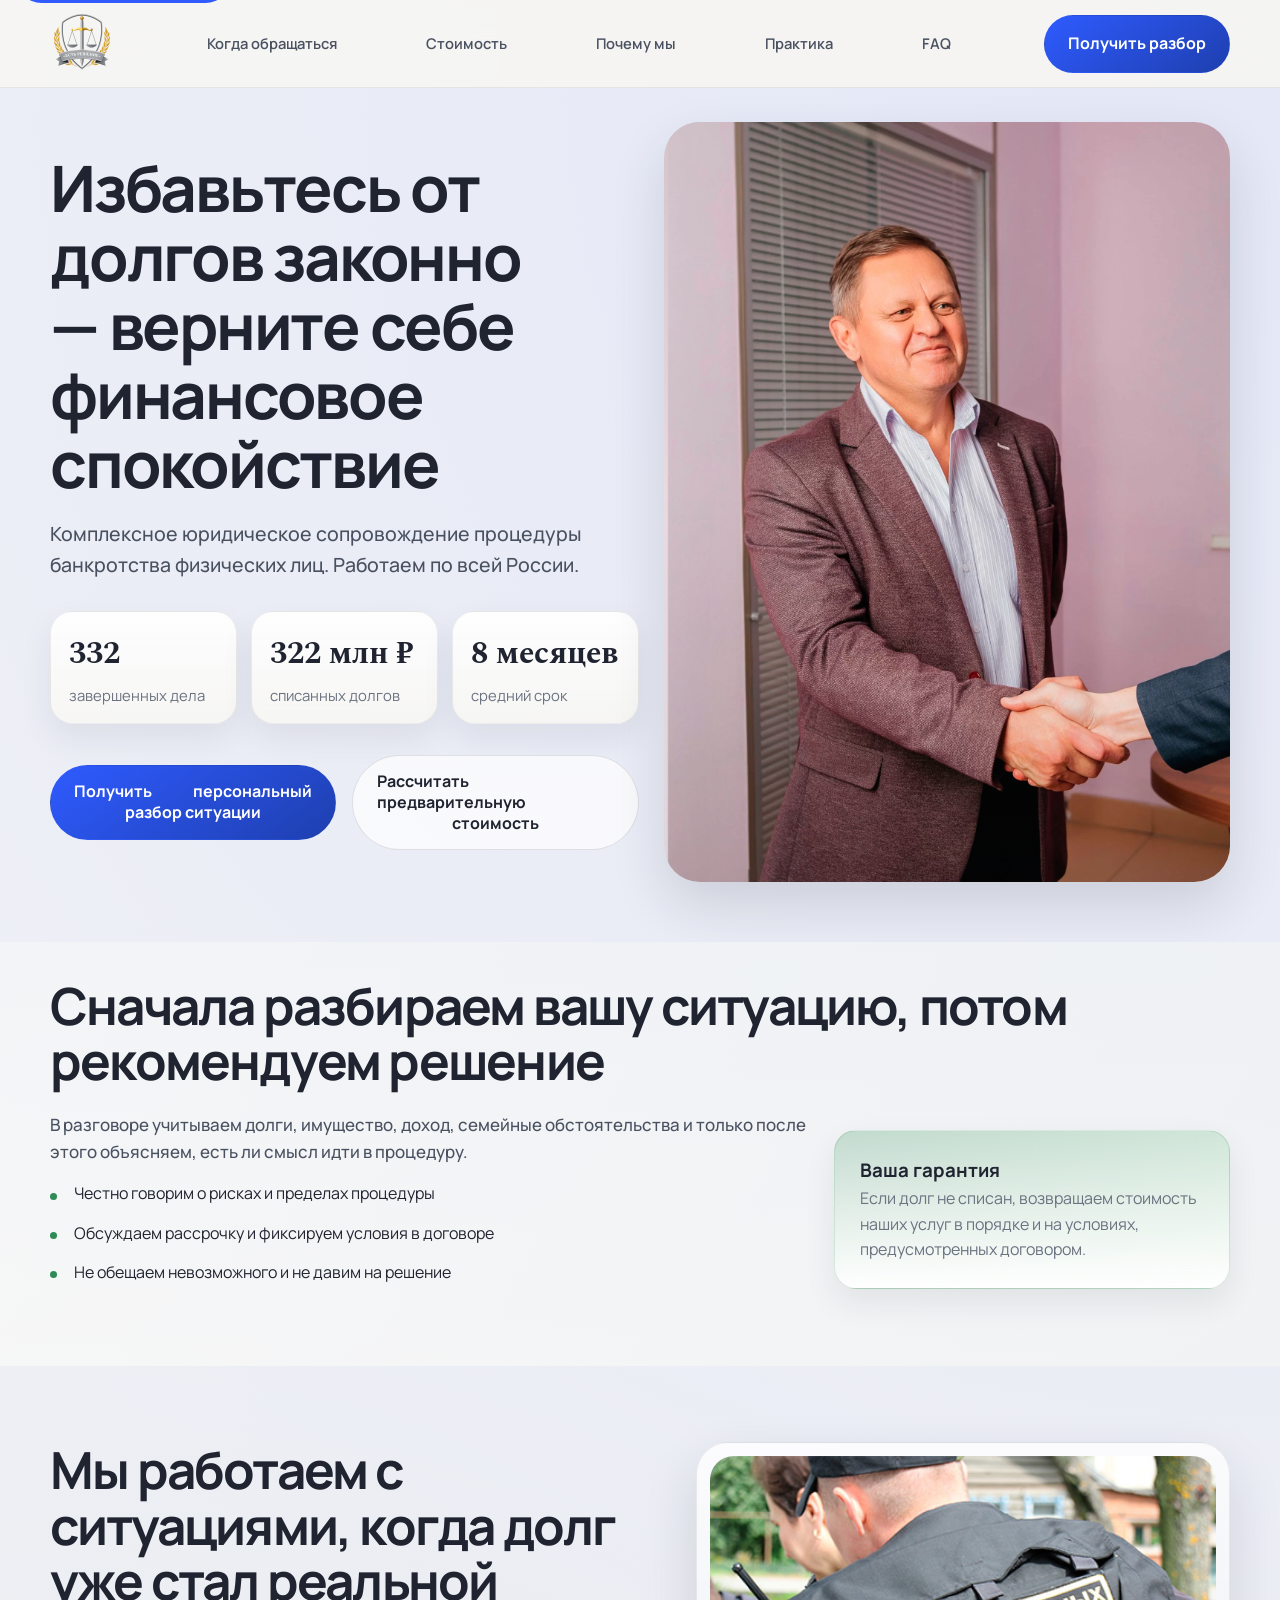
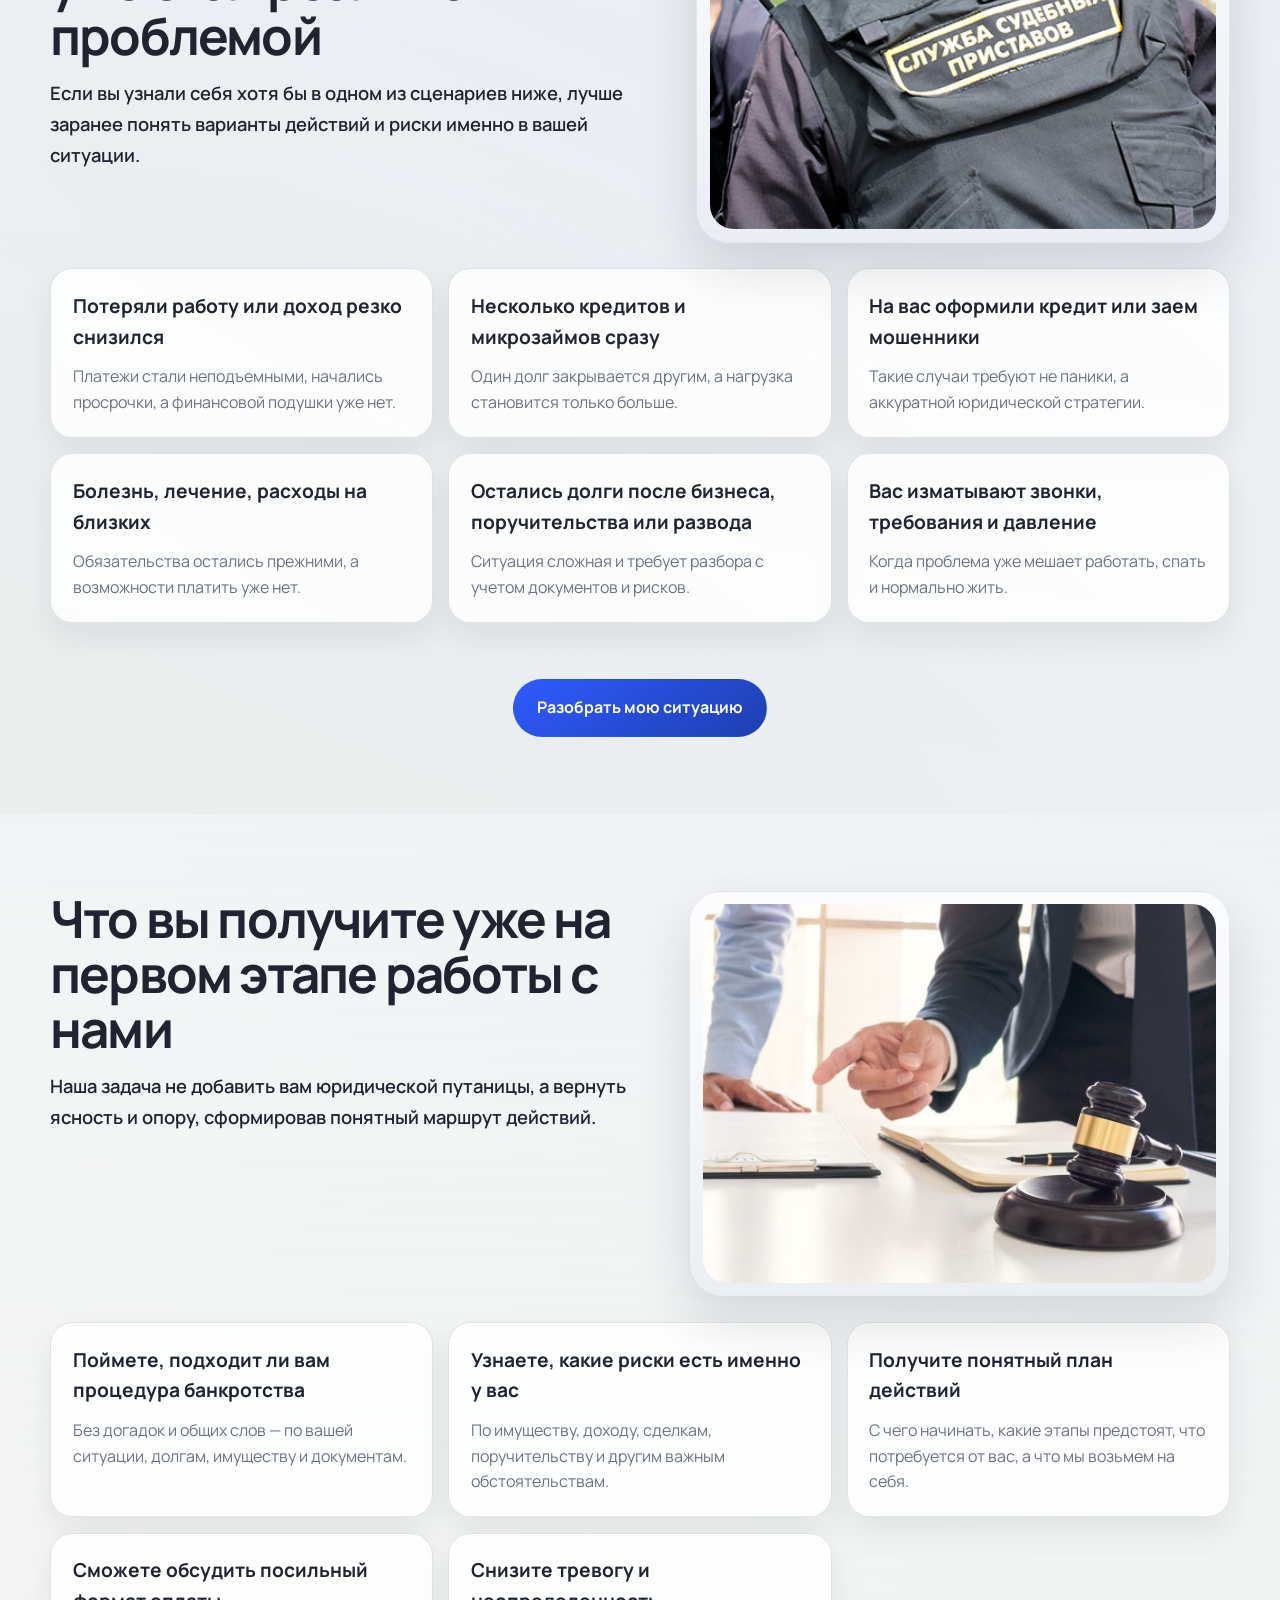
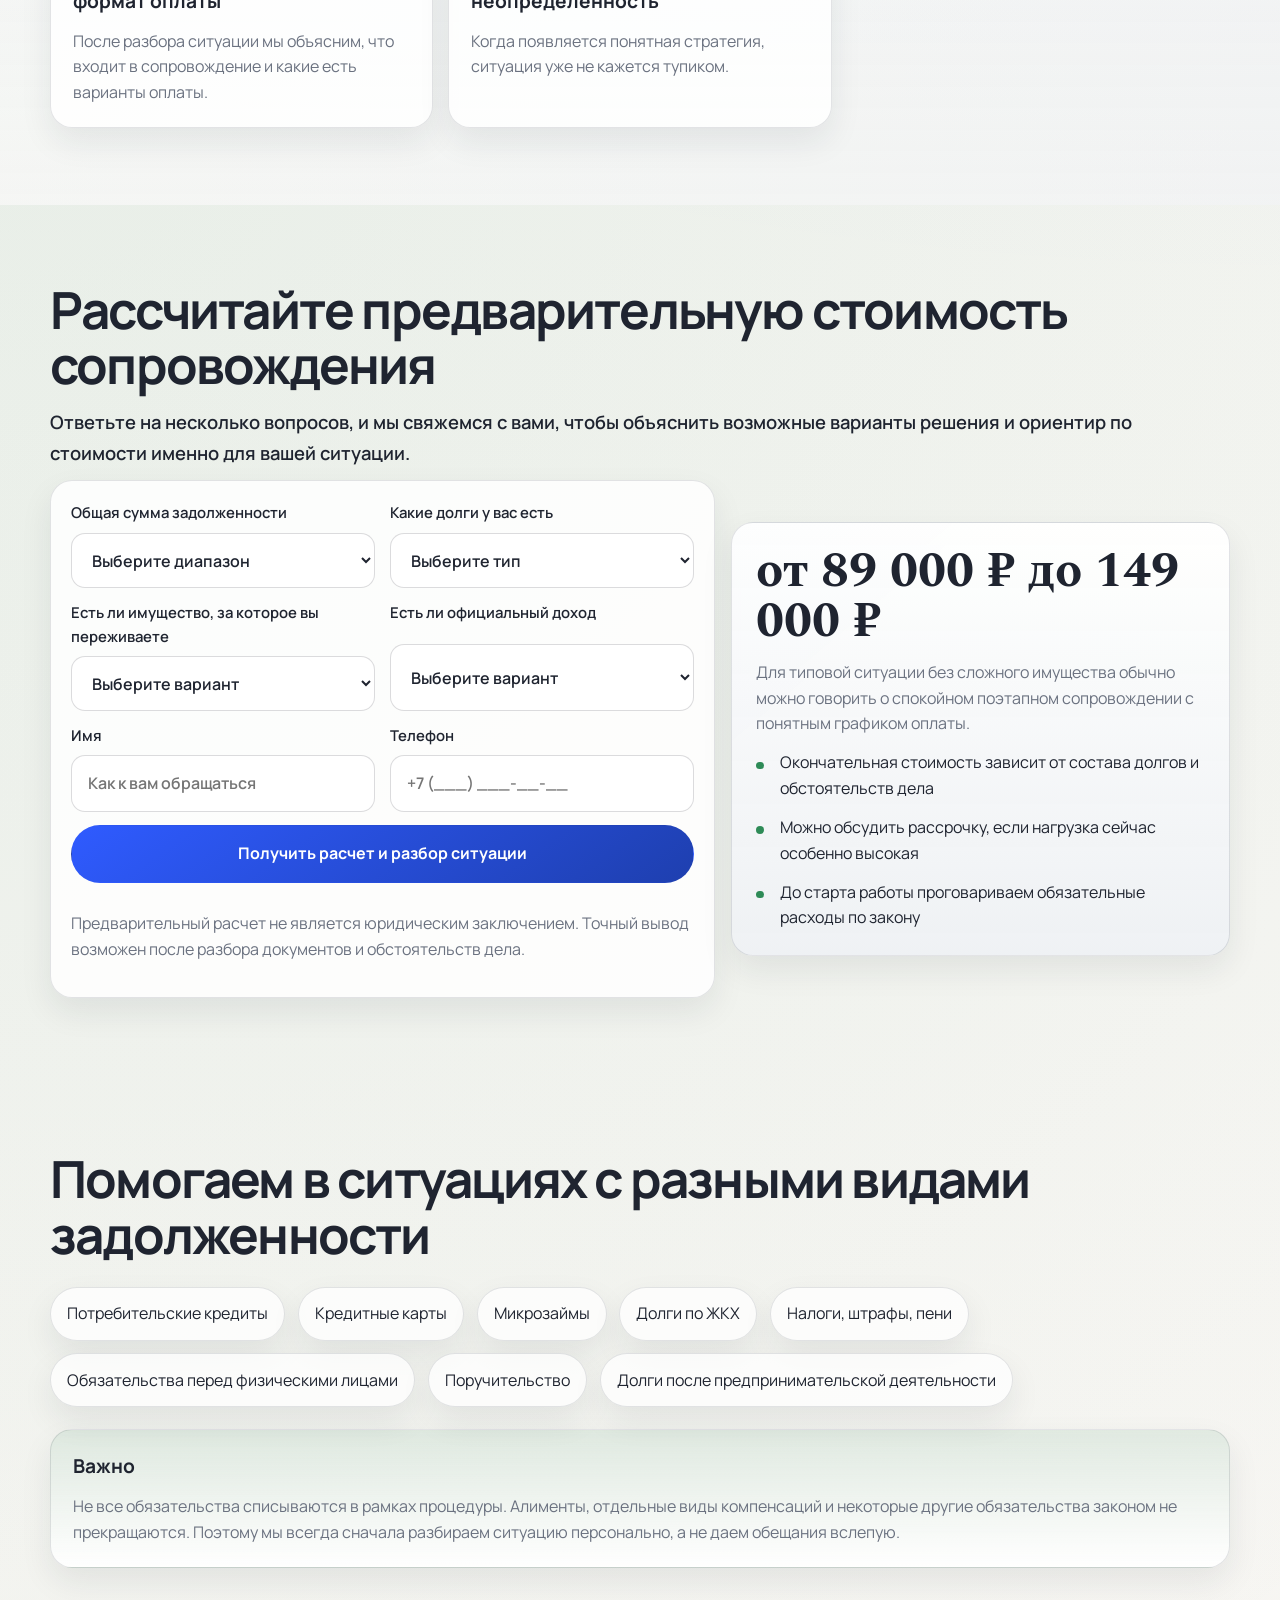
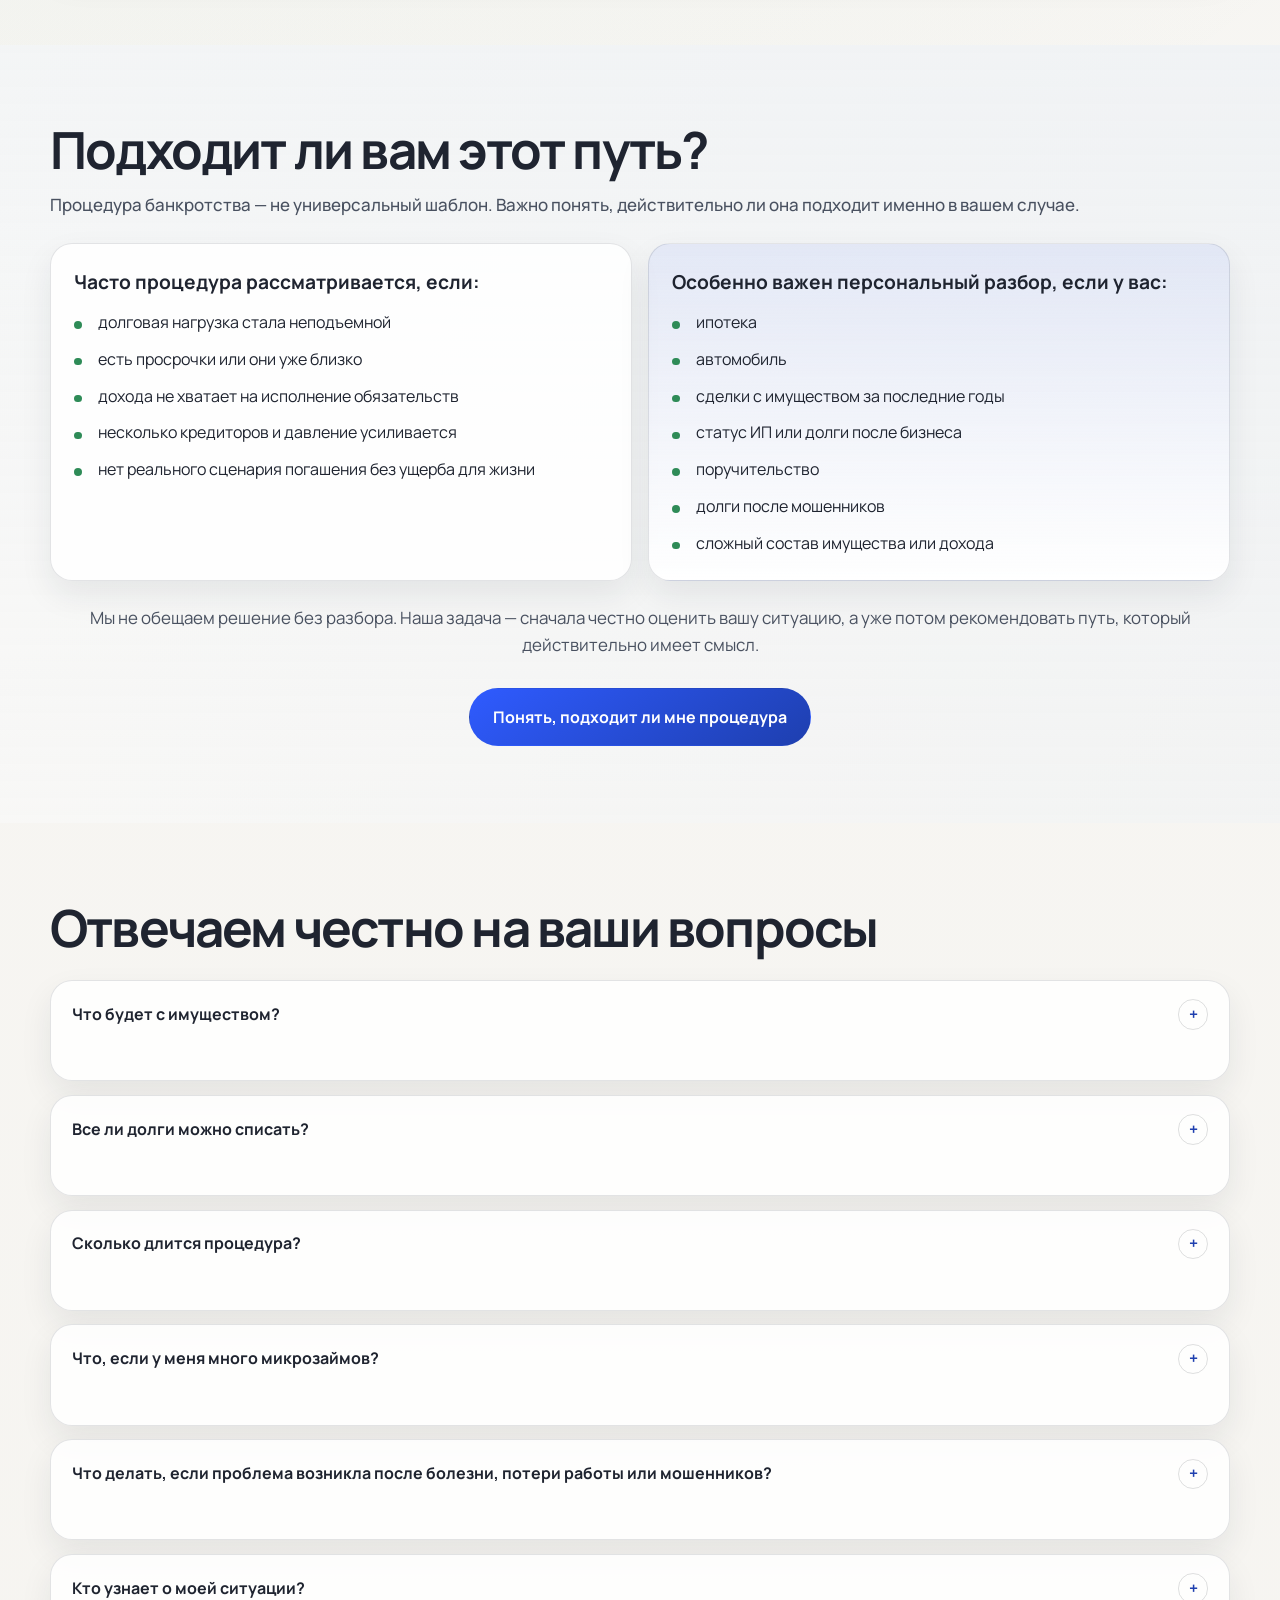
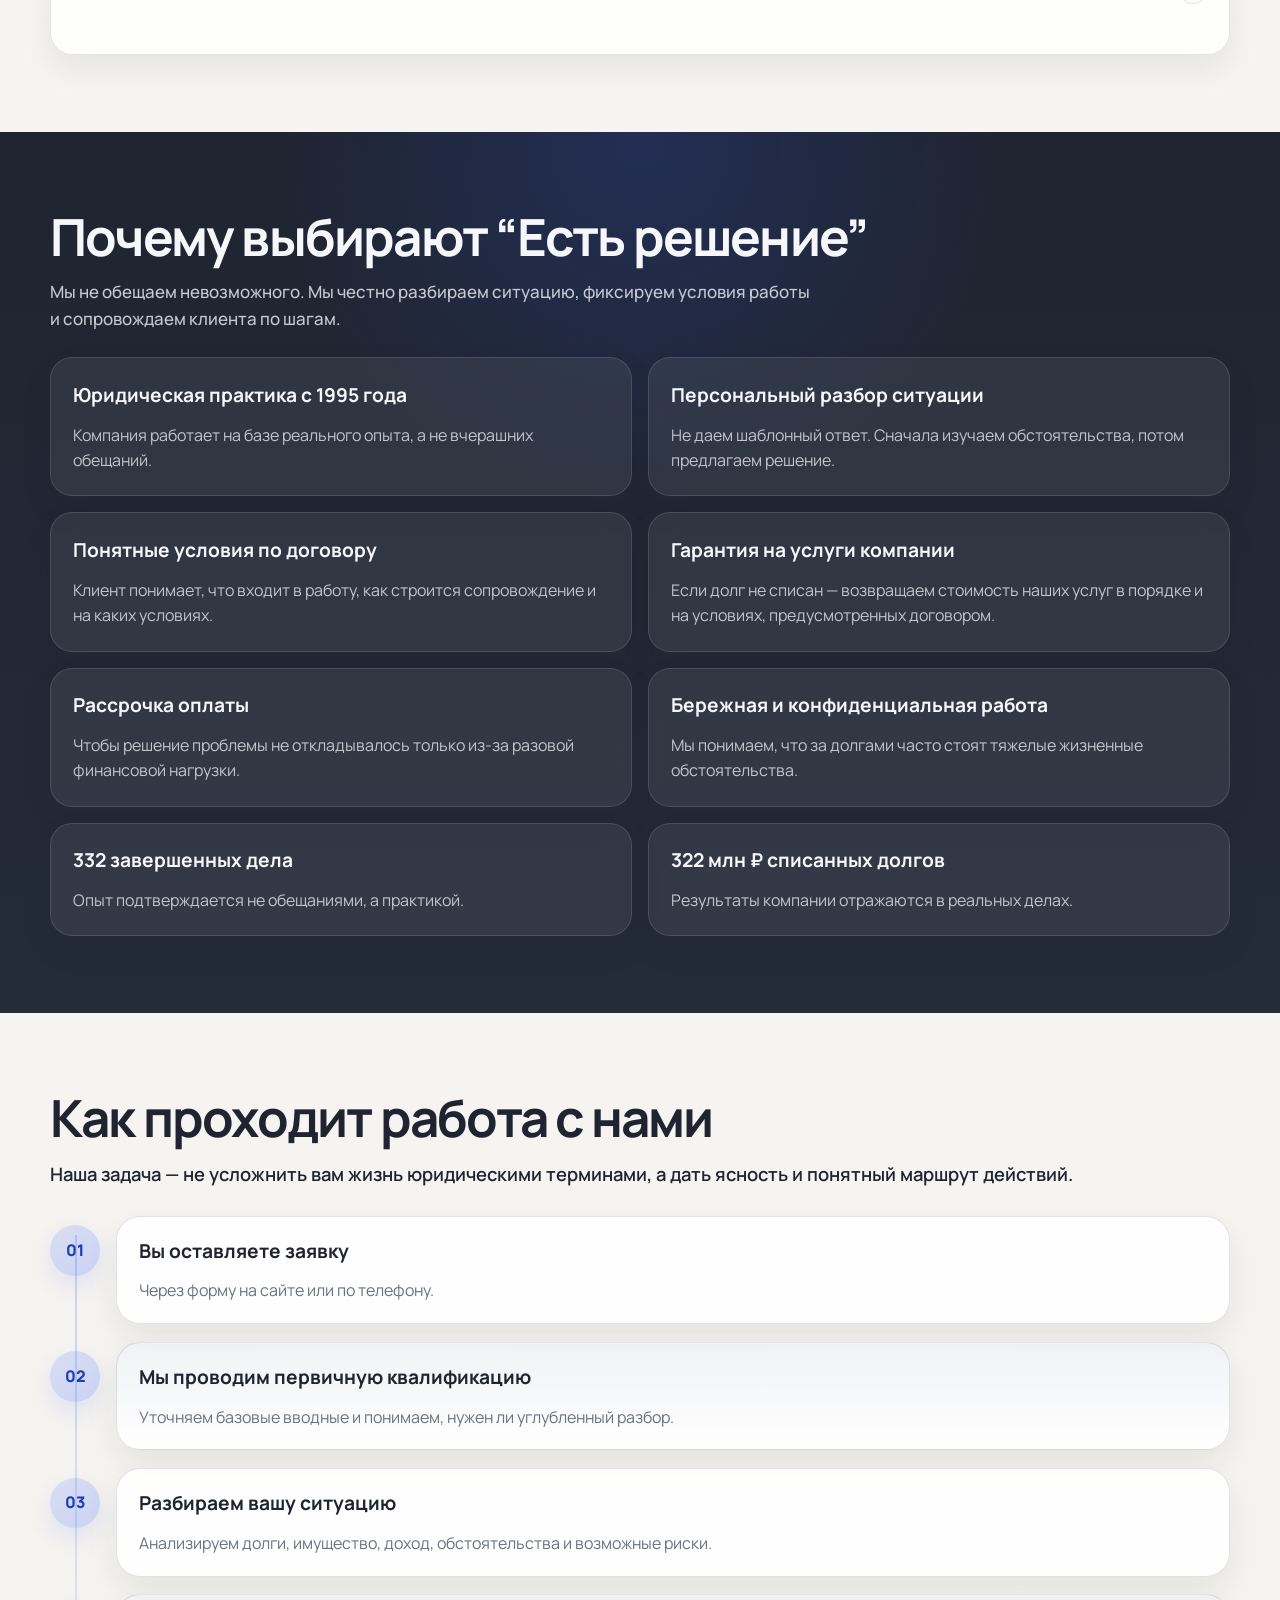
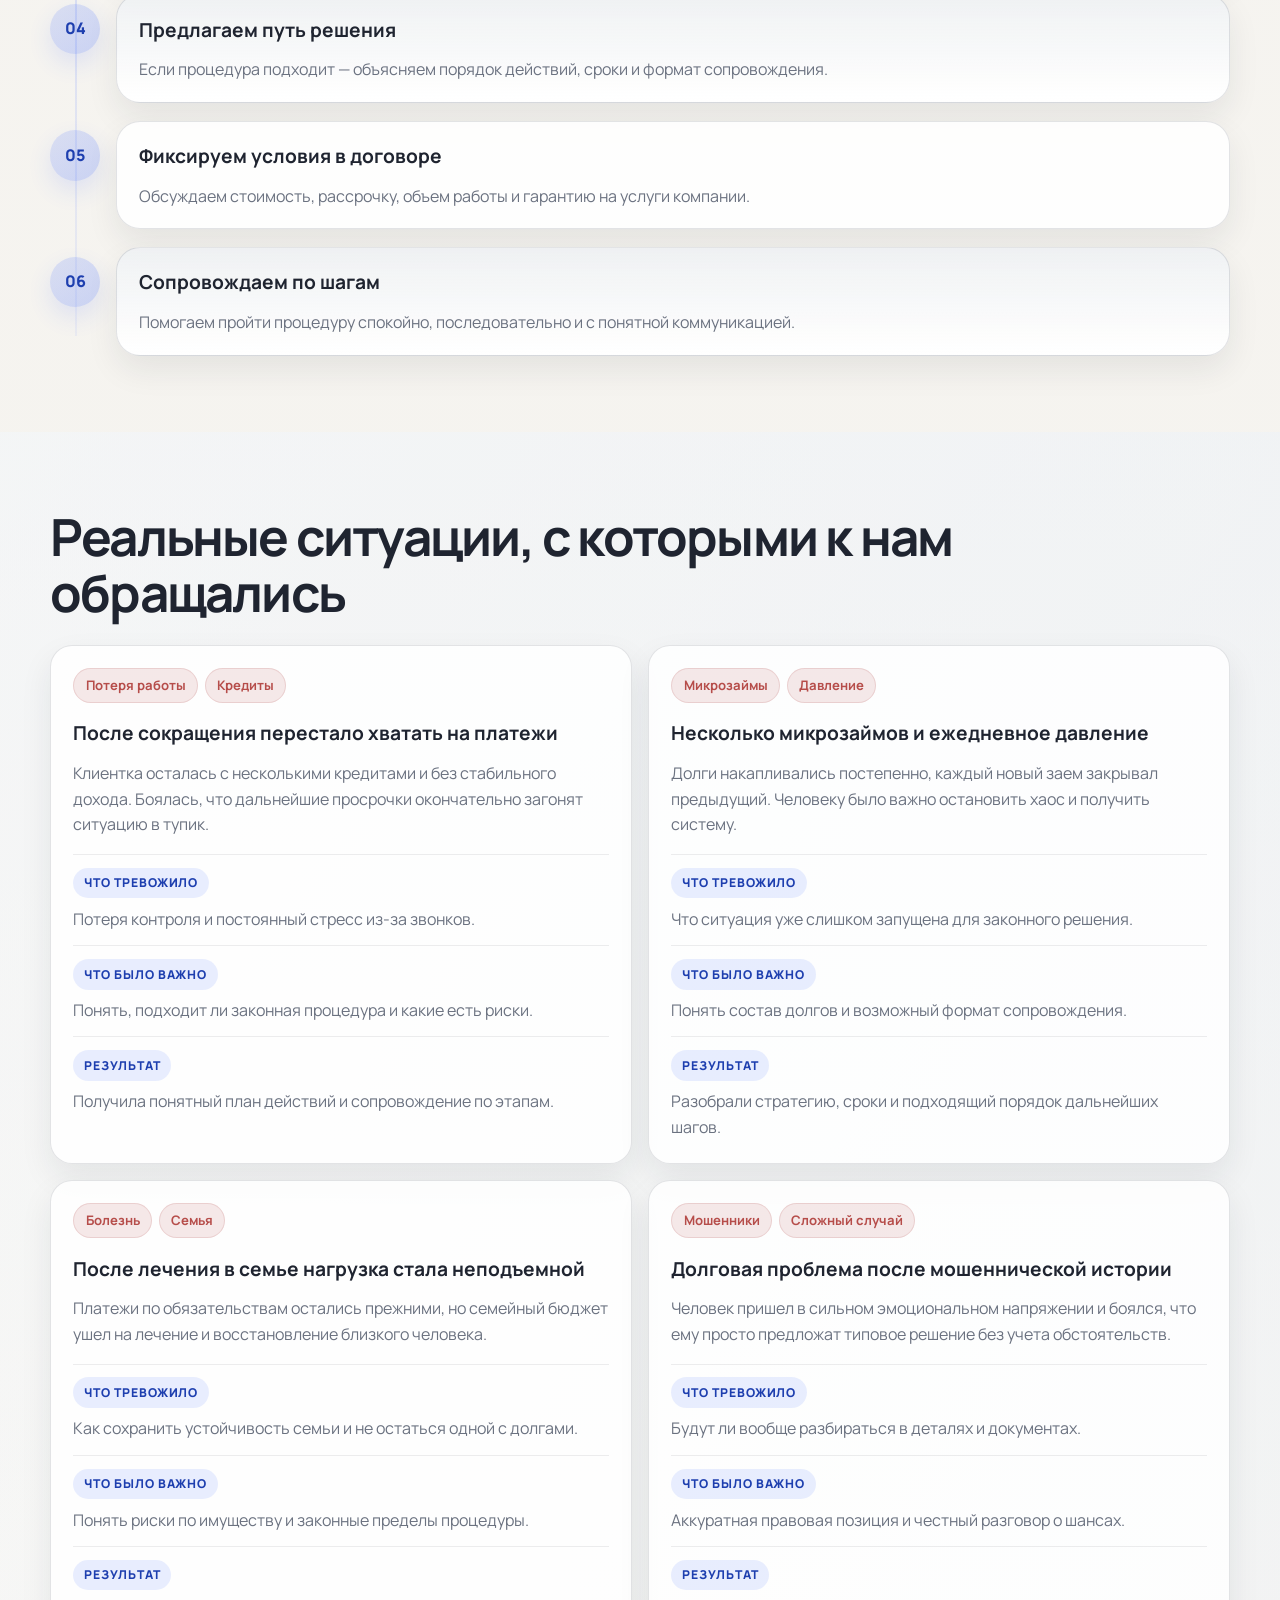
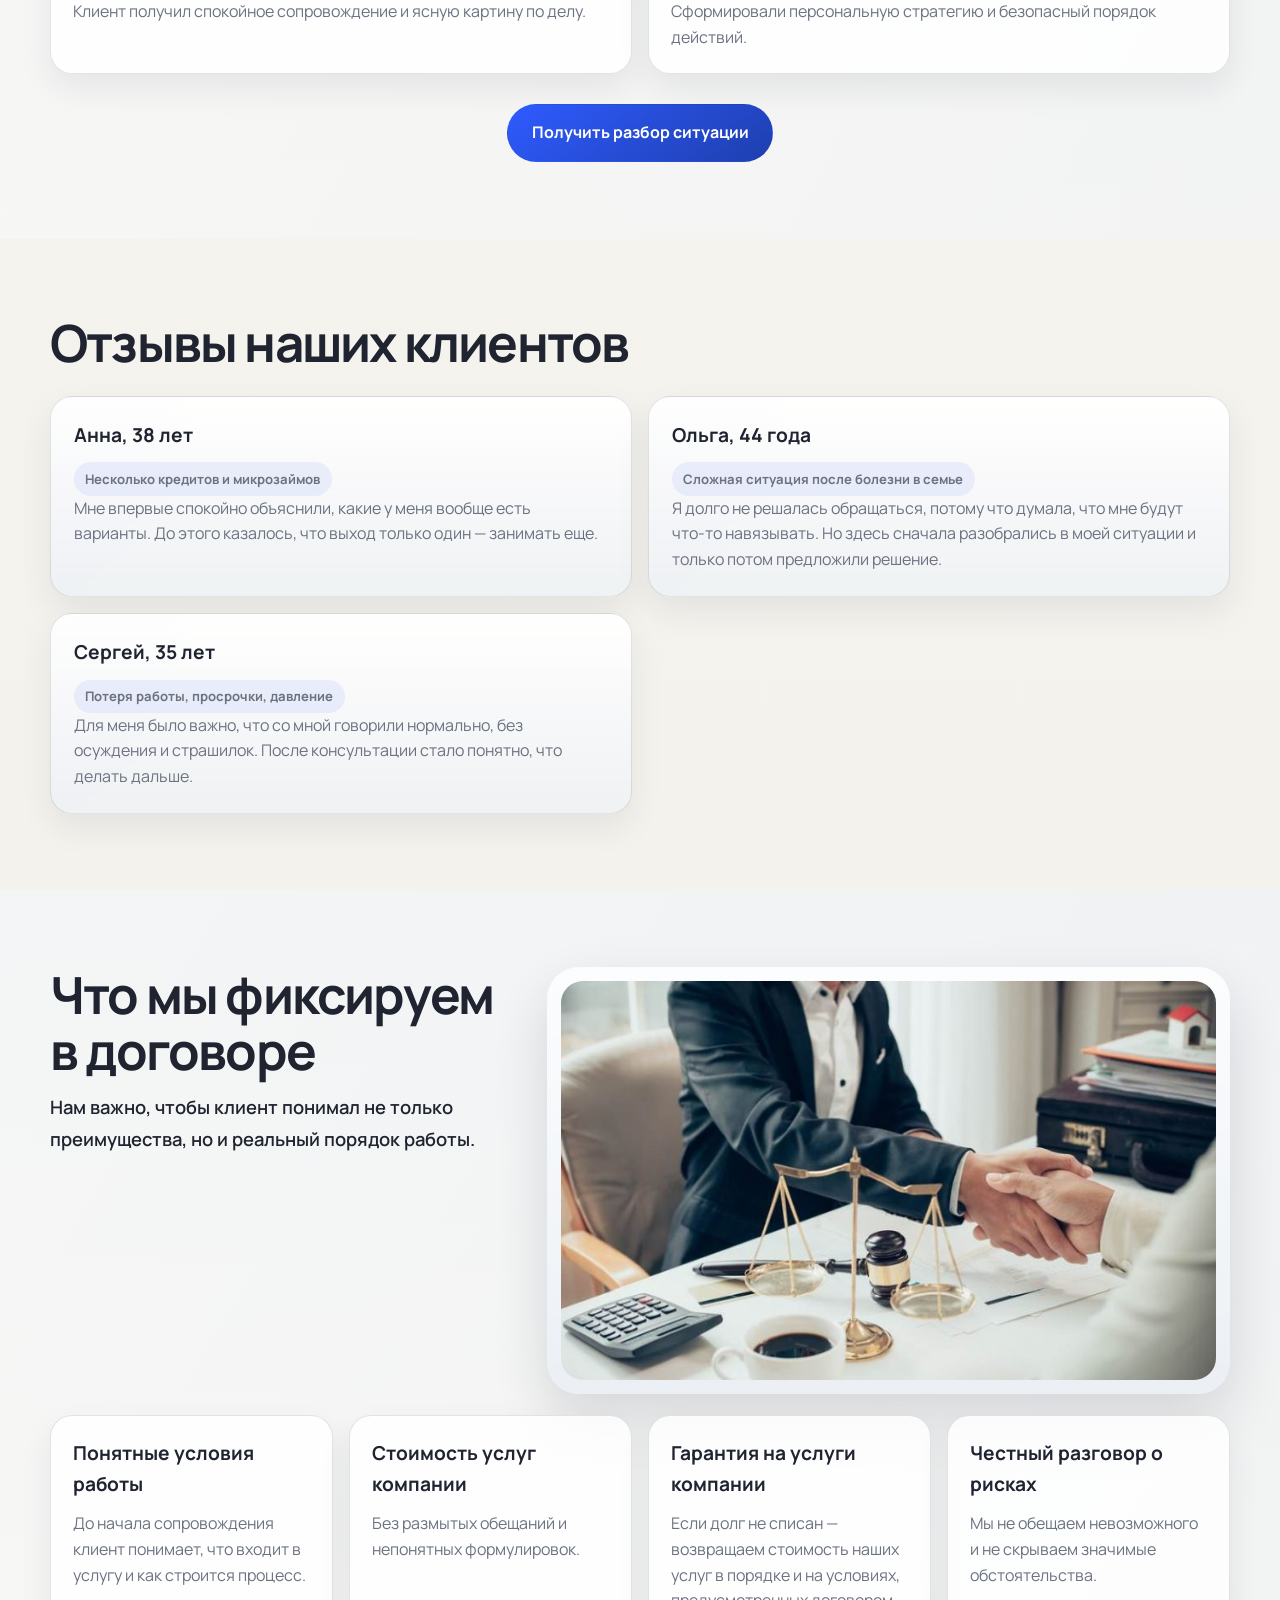
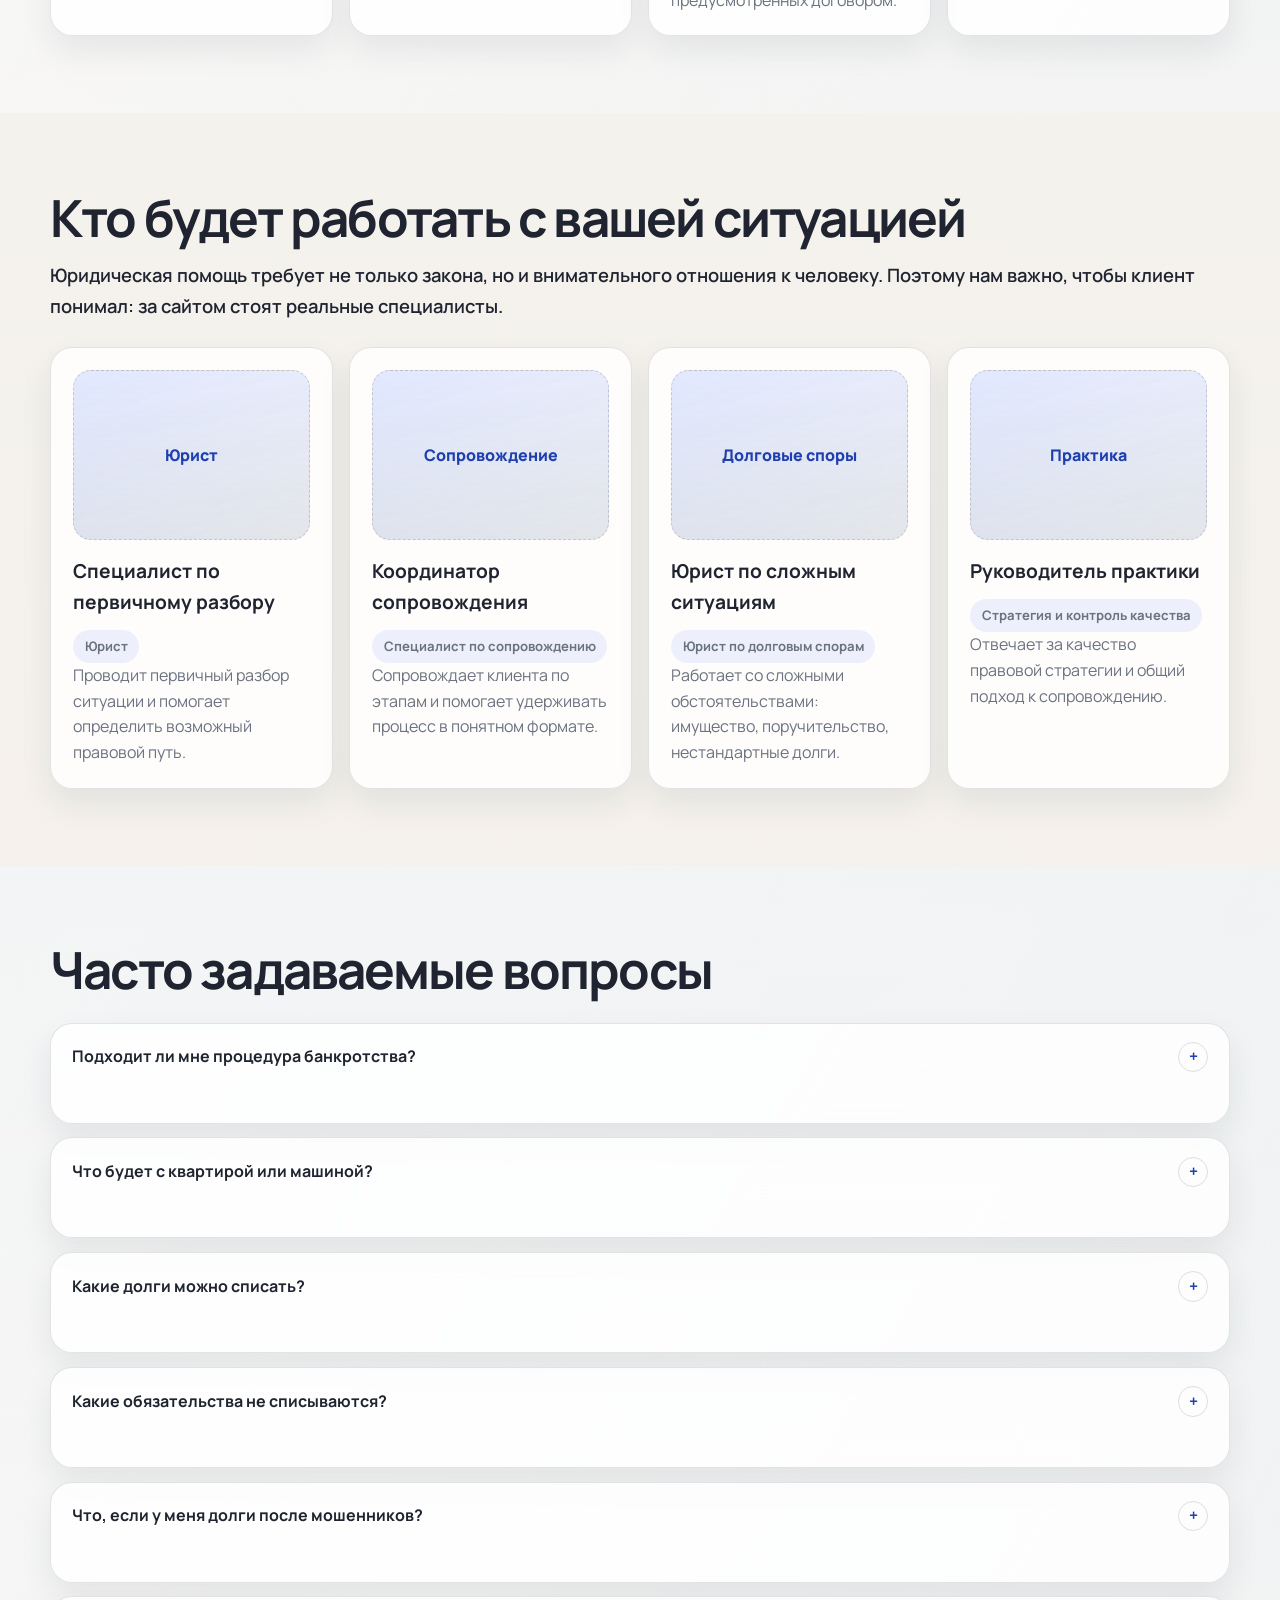
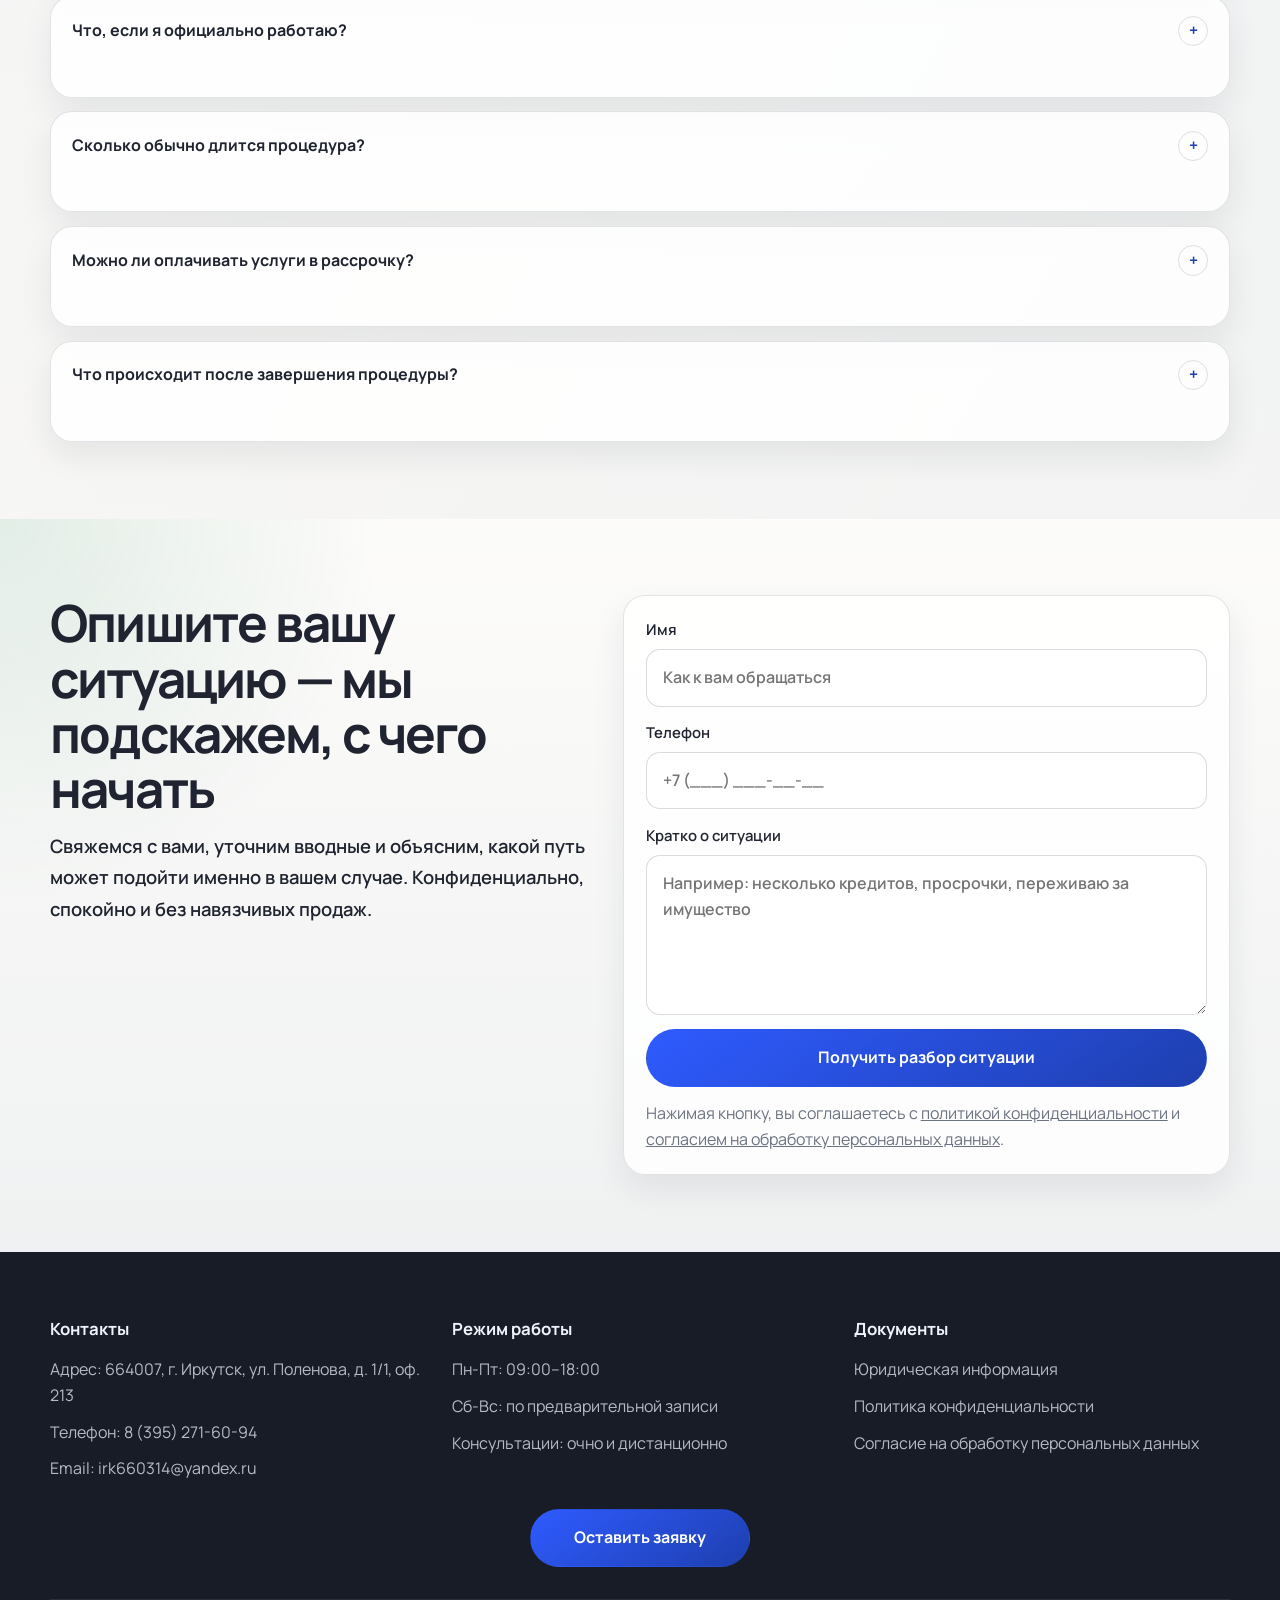
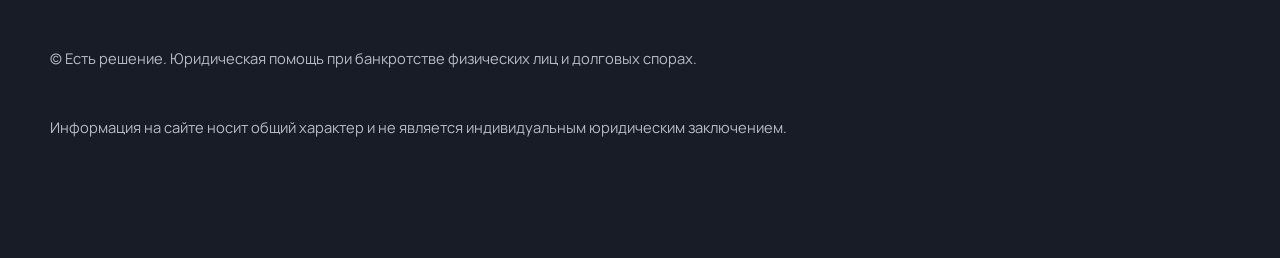
<file: index.html>
<!doctype html>
<html lang="ru">
  <head>
    <meta charset="UTF-8" />
    <meta name="viewport" content="width=device-width, initial-scale=1.0" />
    <title>Есть решение — юридическая помощь при банкротстве физических лиц</title>
    <meta
      name="description"
      content="Юридическая помощь при банкротстве физических лиц. Персональный разбор ситуации, понятные условия по договору, рассрочка и сопровождение по шагам."
    />
    <link rel="preconnect" href="https://fonts.googleapis.com" />
    <link rel="preconnect" href="https://fonts.gstatic.com" crossorigin />
    <link
      href="https://fonts.googleapis.com/css2?family=Manrope:wght@400;500;600;700;800&amp;family=Spectral:wght@600;700&amp;display=swap"
      rel="stylesheet"
    />
    <link rel="stylesheet" href="./styles.css" />
  </head>
  <body>
    <a class="skip-link" href="#main-content">Перейти к содержимому</a>

    <header class="site-header">
      <div class="container header-shell">
        <a class="brand" href="#hero" aria-label="Есть решение">
          <img
            class="brand-logo"
            src="./assets/img/logo-header.png"
            alt="Есть решение"
            width="180"
            height="58"
          />
        </a>

        <nav class="main-nav" aria-label="Основная навигация">
          <a href="#situations">Когда обращаться</a>
          <a href="#calculator">Стоимость</a>
          <a href="#trust">Почему мы</a>
          <a href="#cases">Практика</a>
          <a href="#faq">FAQ</a>
        </nav>

        <a class="button button-primary header-cta" href="#lead-form">Получить разбор</a>
      </div>
    </header>

    <main id="main-content">
      <section class="hero hero-main" id="hero">
        <div class="container hero-main-grid">
          <div class="hero-main-copy">
            <h1>Избавьтесь от долгов законно — верните себе финансовое спокойствие</h1>
            <p class="section-lead hero-main-lead">
              Комплексное юридическое сопровождение процедуры банкротства физических лиц.
              Работаем по всей России.
            </p>

            <dl class="hero-stats" aria-label="Ключевые показатели">
              <div>
                <dt>332</dt>
                <dd>завершенных дела</dd>
              </div>
              <div>
                <dt>322 млн ₽</dt>
                <dd>списанных долгов</dd>
              </div>
              <div>
                <dt>8 месяцев</dt>
                <dd>средний срок</dd>
              </div>
            </dl>

            <div class="hero-actions hero-actions-inline">
              <a class="button button-primary" href="#lead-form">
                <span class="button-label">Получить персональный разбор ситуации</span>
              </a>
              <a class="button button-secondary" href="#calculator">
                <span class="button-label">Рассчитать предварительную стоимость</span>
              </a>
            </div>
          </div>

          <div class="hero-main-media">
            <img
              src="./assets/img/hero-main-screen.webp"
              alt="Юридическая консультация по вопросам долгов и банкротства"
              width="1534"
              height="2048"
            />
          </div>
        </div>
      </section>

      <section class="section section-soft section-approach" id="approach">
        <div class="container approach-grid">
          <h2 class="approach-title">Сначала разбираем вашу ситуацию, потом рекомендуем решение</h2>

          <div class="approach-copy">
            <p class="section-lead section-lead-full">
              В разговоре учитываем долги, имущество, доход, семейные обстоятельства и только после
              этого объясняем, есть ли смысл идти в процедуру.
            </p>

            <ul class="feature-list">
              <li>Честно говорим о рисках и пределах процедуры</li>
              <li>Обсуждаем рассрочку и фиксируем условия в договоре</li>
              <li>Не обещаем невозможного и не давим на решение</li>
            </ul>
          </div>

          <aside class="guarantee-card">
            <h3>Ваша гарантия</h3>
            <p>
              Если долг не списан, возвращаем стоимость наших услуг в порядке и на условиях,
              предусмотренных договором.
            </p>
          </aside>
        </div>
      </section>

      <section class="section section-with-photo" id="situations">
        <div class="container feature-photo-section feature-photo-section-situations">
          <div class="feature-section-top">
            <div class="section-heading feature-section-heading">
              <h2>Мы работаем с ситуациями, когда долг уже стал реальной проблемой</h2>
              <p class="section-lead section-lead-strong">
                Если вы узнали себя хотя бы в одном из сценариев ниже, лучше заранее понять
                варианты действий и риски именно в вашей ситуации.
              </p>
            </div>

            <div class="split-media split-media-situations">
              <img
                src="./assets/img/situations-work.jpg"
                alt="Ситуации, с которыми работает юридическая компания"
                width="1200"
                height="1600"
                loading="lazy"
              />
            </div>
          </div>

          <div class="cards-grid situations-grid">
            <article class="info-card">
              <h3>Потеряли работу или доход резко снизился</h3>
              <p>Платежи стали неподъемными, начались просрочки, а финансовой подушки уже нет.</p>
            </article>
            <article class="info-card">
              <h3>Несколько кредитов и микрозаймов сразу</h3>
              <p>Один долг закрывается другим, а нагрузка становится только больше.</p>
            </article>
            <article class="info-card">
              <h3>На вас оформили кредит или заем мошенники</h3>
              <p>Такие случаи требуют не паники, а аккуратной юридической стратегии.</p>
            </article>
            <article class="info-card">
              <h3>Болезнь, лечение, расходы на близких</h3>
              <p>Обязательства остались прежними, а возможности платить уже нет.</p>
            </article>
            <article class="info-card">
              <h3>Остались долги после бизнеса, поручительства или развода</h3>
              <p>Ситуация сложная и требует разбора с учетом документов и рисков.</p>
            </article>
            <article class="info-card">
              <h3>Вас изматывают звонки, требования и давление</h3>
              <p>Когда проблема уже мешает работать, спать и нормально жить.</p>
            </article>
          </div>

          <div class="section-actions section-actions-centered">
            <a class="button button-primary" href="#lead-form">Разобрать мою ситуацию</a>
          </div>
        </div>
      </section>

      <section class="section section-soft section-with-photo" id="benefits">
        <div class="container feature-photo-section feature-photo-section-benefits">
          <div class="feature-section-top">
            <div class="section-heading feature-section-heading">
              <h2>Что вы получите уже на первом этапе работы с нами</h2>
              <p class="section-lead section-lead-strong">
                Наша задача не добавить вам юридической путаницы, а вернуть ясность и опору,
                сформировав понятный маршрут действий.
              </p>
            </div>

            <div class="split-media split-media-benefits">
              <img
                src="./assets/img/what-you-get.jpg"
                alt="Что вы получите на первом этапе работы"
                width="1200"
                height="1600"
                loading="lazy"
              />
            </div>
          </div>

          <div class="cards-grid benefit-grid">
            <article class="info-card">
              <h3>Поймете, подходит ли вам процедура банкротства</h3>
              <p>Без догадок и общих слов — по вашей ситуации, долгам, имуществу и документам.</p>
            </article>
            <article class="info-card">
              <h3>Узнаете, какие риски есть именно у вас</h3>
              <p>По имуществу, доходу, сделкам, поручительству и другим важным обстоятельствам.</p>
            </article>
            <article class="info-card">
              <h3>Получите понятный план действий</h3>
              <p>С чего начинать, какие этапы предстоят, что потребуется от вас, а что мы возьмем на себя.</p>
            </article>
            <article class="info-card">
              <h3>Сможете обсудить посильный формат оплаты</h3>
              <p>После разбора ситуации мы объясним, что входит в сопровождение и какие есть варианты оплаты.</p>
            </article>
            <article class="info-card">
              <h3>Снизите тревогу и неопределенность</h3>
              <p>Когда появляется понятная стратегия, ситуация уже не кажется тупиком.</p>
            </article>
          </div>
        </div>
      </section>

      <section class="section calculator-section" id="calculator">
        <div class="container">
          <div class="section-heading section-heading-wide">
            <h2>Рассчитайте предварительную стоимость сопровождения</h2>
            <p class="section-lead section-lead-strong section-lead-full">
              Ответьте на несколько вопросов, и мы свяжемся с вами, чтобы объяснить возможные
              варианты решения и ориентир по стоимости именно для вашей ситуации.
            </p>
          </div>

          <div class="calculator-layout calculator-layout-compact">
            <form class="calculator-form" id="calculator-form">
              <label>
                <span>Общая сумма задолженности</span>
                <select name="debtAmount" required>
                  <option value="">Выберите диапазон</option>
                  <option value="small">До 500 000 ₽</option>
                  <option value="medium">500 000–1 500 000 ₽</option>
                  <option value="large">1 500 000–3 000 000 ₽</option>
                  <option value="xlarge">Более 3 000 000 ₽</option>
                </select>
              </label>

              <label>
                <span>Какие долги у вас есть</span>
                <select name="debtType" required>
                  <option value="">Выберите тип</option>
                  <option value="credits">Кредиты и кредитные карты</option>
                  <option value="microloans">Микрозаймы</option>
                  <option value="mixed">Смешанный состав долгов</option>
                  <option value="business">Долги после бизнеса / поручительство</option>
                </select>
              </label>

              <label>
                <span>Есть ли имущество, за которое вы переживаете</span>
                <select name="propertyRisk" required>
                  <option value="">Выберите вариант</option>
                  <option value="none">Нет выраженных рисков</option>
                  <option value="car">Есть автомобиль / ценное имущество</option>
                  <option value="housing">Есть вопросы по жилью или доле</option>
                  <option value="complex">Состав имущества сложный</option>
                </select>
              </label>

              <label>
                <span>Есть ли официальный доход</span>
                <select name="income" required>
                  <option value="">Выберите вариант</option>
                  <option value="stable">Да, стабильный</option>
                  <option value="unstable">Нерегулярный / нестабильный</option>
                  <option value="none">Сейчас нет</option>
                </select>
              </label>

              <label>
                <span>Имя</span>
                <input type="text" name="name" placeholder="Как к вам обращаться" required />
              </label>

              <label>
                <span>Телефон</span>
                <input type="tel" name="phone" placeholder="+7 (___) ___-__-__" required />
              </label>

              <button class="button button-primary" type="submit">
                Получить расчет и разбор ситуации
              </button>

              <p class="form-legal-note">
                Предварительный расчет не является юридическим заключением. Точный вывод возможен
                после разбора документов и обстоятельств дела.
              </p>

              <p class="form-response" id="calculator-response" aria-live="polite"></p>
            </form>

            <aside class="calculator-result">
              <div class="result-value" id="result-range">от 89 000 ₽ до 149 000 ₽</div>
              <p id="result-summary">
                Для типовой ситуации без сложного имущества обычно можно говорить о спокойном
                поэтапном сопровождении с понятным графиком оплаты.
              </p>

              <ul class="result-points">
                <li>Окончательная стоимость зависит от состава долгов и обстоятельств дела</li>
                <li>Можно обсудить рассрочку, если нагрузка сейчас особенно высокая</li>
                <li>До старта работы проговариваем обязательные расходы по закону</li>
              </ul>
            </aside>
          </div>
        </div>
      </section>

      <section class="section" id="debt-types">
        <div class="container">
          <div class="section-heading section-heading-wide">
            <h2>Помогаем в ситуациях с разными видами задолженности</h2>
          </div>

          <div class="pill-grid">
            <span>Потребительские кредиты</span>
            <span>Кредитные карты</span>
            <span>Микрозаймы</span>
            <span>Долги по ЖКХ</span>
            <span>Налоги, штрафы, пени</span>
            <span>Обязательства перед физическими лицами</span>
            <span>Поручительство</span>
            <span>Долги после предпринимательской деятельности</span>
          </div>

          <article class="note-card">
            <h3>Важно</h3>
            <p>
              Не все обязательства списываются в рамках процедуры. Алименты, отдельные виды
              компенсаций и некоторые другие обязательства законом не прекращаются. Поэтому мы
              всегда сначала разбираем ситуацию персонально, а не даем обещания вслепую.
            </p>
          </article>
        </div>
      </section>

      <section class="section section-soft" id="fit">
        <div class="container">
          <div class="section-heading section-heading-wide">
            <h2>Подходит ли вам этот путь?</h2>
            <p class="section-lead section-lead-full">
              Процедура банкротства — не универсальный шаблон. Важно понять, действительно ли она
              подходит именно в вашем случае.
            </p>
          </div>

          <div class="comparison-grid">
            <article class="comparison-card">
              <h3>Часто процедура рассматривается, если:</h3>
              <ul>
                <li>долговая нагрузка стала неподъемной</li>
                <li>есть просрочки или они уже близко</li>
                <li>дохода не хватает на исполнение обязательств</li>
                <li>несколько кредиторов и давление усиливается</li>
                <li>нет реального сценария погашения без ущерба для жизни</li>
              </ul>
            </article>

            <article class="comparison-card comparison-card-accent">
              <h3>Особенно важен персональный разбор, если у вас:</h3>
              <ul>
                <li>ипотека</li>
                <li>автомобиль</li>
                <li>сделки с имуществом за последние годы</li>
                <li>статус ИП или долги после бизнеса</li>
                <li>поручительство</li>
                <li>долги после мошенников</li>
                <li>сложный состав имущества или дохода</li>
              </ul>
            </article>
          </div>

          <p class="section-footnote section-footnote-wide">
            Мы не обещаем решение без разбора. Наша задача — сначала честно оценить вашу ситуацию,
            а уже потом рекомендовать путь, который действительно имеет смысл.
          </p>

          <div class="section-actions section-actions-centered">
            <a class="button button-primary" href="#lead-form">Понять, подходит ли мне процедура</a>
          </div>
        </div>
      </section>

      <section class="section" id="concerns">
        <div class="container">
          <div class="section-heading section-heading-wide">
            <h2>Отвечаем честно на ваши вопросы</h2>
          </div>

          <div class="accordion" data-accordion>
            <article class="accordion-item">
              <button class="accordion-trigger" type="button" aria-expanded="false">
                Что будет с имуществом?
              </button>
              <div class="accordion-panel">
                <p>
                  Это зависит от конкретной ситуации, состава имущества и других обстоятельств. На
                  разборе мы честно скажем, где риски действительно есть, а где страхи излишни.
                </p>
              </div>
            </article>
            <article class="accordion-item">
              <button class="accordion-trigger" type="button" aria-expanded="false">
                Все ли долги можно списать?
              </button>
              <div class="accordion-panel">
                <p>
                  Нет. Есть обязательства, которые не прекращаются в рамках процедуры. Поэтому
                  важна не общая консультация для всех, а разбор именно вашей ситуации.
                </p>
              </div>
            </article>
            <article class="accordion-item">
              <button class="accordion-trigger" type="button" aria-expanded="false">
                Сколько длится процедура?
              </button>
              <div class="accordion-panel">
                <p>
                  Срок зависит от обстоятельств дела, имущества и других факторов. Мы сразу
                  обозначаем реалистичный горизонт, без обещаний «за пару недель».
                </p>
              </div>
            </article>
            <article class="accordion-item">
              <button class="accordion-trigger" type="button" aria-expanded="false">
                Что, если у меня много микрозаймов?
              </button>
              <div class="accordion-panel">
                <p>
                  Это одна из самых частых причин обращения. Такие ситуации требуют не стыда, а
                  системного юридического разбора.
                </p>
              </div>
            </article>
            <article class="accordion-item">
              <button class="accordion-trigger" type="button" aria-expanded="false">
                Что делать, если проблема возникла после болезни, потери работы или мошенников?
              </button>
              <div class="accordion-panel">
                <p>
                  Такие случаи мы тоже разбираем. Здесь особенно важны документы, факты и
                  правильная правовая позиция.
                </p>
              </div>
            </article>
            <article class="accordion-item">
              <button class="accordion-trigger" type="button" aria-expanded="false">
                Кто узнает о моей ситуации?
              </button>
              <div class="accordion-panel">
                <p>
                  Мы работаем конфиденциально и бережно относимся к личной информации клиента.
                </p>
              </div>
            </article>
          </div>
        </div>
      </section>

      <section class="section section-dark" id="trust">
        <div class="container">
          <div class="section-heading section-heading-wide section-heading-light">
            <h2>Почему выбирают “Есть решение”</h2>
            <p class="section-lead section-lead-light">
              Мы не обещаем невозможного. Мы честно разбираем ситуацию, фиксируем условия работы
              и сопровождаем клиента по шагам.
            </p>
          </div>

          <div class="cards-grid trust-grid">
            <article class="info-card info-card-dark">
              <h3>Юридическая практика с 1995 года</h3>
              <p>Компания работает на базе реального опыта, а не вчерашних обещаний.</p>
            </article>
            <article class="info-card info-card-dark">
              <h3>Персональный разбор ситуации</h3>
              <p>Не даем шаблонный ответ. Сначала изучаем обстоятельства, потом предлагаем решение.</p>
            </article>
            <article class="info-card info-card-dark">
              <h3>Понятные условия по договору</h3>
              <p>Клиент понимает, что входит в работу, как строится сопровождение и на каких условиях.</p>
            </article>
            <article class="info-card info-card-dark">
              <h3>Гарантия на услуги компании</h3>
              <p>
                Если долг не списан — возвращаем стоимость наших услуг в порядке и на условиях,
                предусмотренных договором.
              </p>
            </article>
            <article class="info-card info-card-dark">
              <h3>Рассрочка оплаты</h3>
              <p>Чтобы решение проблемы не откладывалось только из-за разовой финансовой нагрузки.</p>
            </article>
            <article class="info-card info-card-dark">
              <h3>Бережная и конфиденциальная работа</h3>
              <p>Мы понимаем, что за долгами часто стоят тяжелые жизненные обстоятельства.</p>
            </article>
            <article class="info-card info-card-dark">
              <h3>332 завершенных дела</h3>
              <p>Опыт подтверждается не обещаниями, а практикой.</p>
            </article>
            <article class="info-card info-card-dark">
              <h3>322 млн ₽ списанных долгов</h3>
              <p>Результаты компании отражаются в реальных делах.</p>
            </article>
          </div>
        </div>
      </section>

      <section class="section" id="process">
        <div class="container">
          <div class="section-heading section-heading-wide">
            <h2>Как проходит работа с нами</h2>
            <p class="section-lead section-lead-strong section-lead-full">
              Наша задача — не усложнить вам жизнь юридическими терминами, а дать ясность и
              понятный маршрут действий.
            </p>
          </div>

          <ol class="process-timeline">
            <li class="process-step">
              <span class="process-number">01</span>
              <div class="process-step-card">
                <h3>Вы оставляете заявку</h3>
                <p>Через форму на сайте или по телефону.</p>
              </div>
            </li>
            <li class="process-step">
              <span class="process-number">02</span>
              <div class="process-step-card">
                <h3>Мы проводим первичную квалификацию</h3>
                <p>Уточняем базовые вводные и понимаем, нужен ли углубленный разбор.</p>
              </div>
            </li>
            <li class="process-step">
              <span class="process-number">03</span>
              <div class="process-step-card">
                <h3>Разбираем вашу ситуацию</h3>
                <p>Анализируем долги, имущество, доход, обстоятельства и возможные риски.</p>
              </div>
            </li>
            <li class="process-step">
              <span class="process-number">04</span>
              <div class="process-step-card">
                <h3>Предлагаем путь решения</h3>
                <p>Если процедура подходит — объясняем порядок действий, сроки и формат сопровождения.</p>
              </div>
            </li>
            <li class="process-step">
              <span class="process-number">05</span>
              <div class="process-step-card">
                <h3>Фиксируем условия в договоре</h3>
                <p>Обсуждаем стоимость, рассрочку, объем работы и гарантию на услуги компании.</p>
              </div>
            </li>
            <li class="process-step">
              <span class="process-number">06</span>
              <div class="process-step-card">
                <h3>Сопровождаем по шагам</h3>
                <p>Помогаем пройти процедуру спокойно, последовательно и с понятной коммуникацией.</p>
              </div>
            </li>
          </ol>
        </div>
      </section>

      <section class="section section-soft" id="cases">
        <div class="container">
          <div class="section-heading section-heading-wide">
            <h2>Реальные ситуации, с которыми к нам обращались</h2>
          </div>

          <div class="cards-grid cases-grid">
            <article class="case-card">
              <div class="case-tags"><span>Потеря работы</span><span>Кредиты</span></div>
              <h3>После сокращения перестало хватать на платежи</h3>
              <p>
                Клиентка осталась с несколькими кредитами и без стабильного дохода. Боялась, что
                дальнейшие просрочки окончательно загонят ситуацию в тупик.
              </p>
              <dl>
                <div><dt>Что тревожило</dt><dd>Потеря контроля и постоянный стресс из-за звонков.</dd></div>
                <div><dt>Что было важно</dt><dd>Понять, подходит ли законная процедура и какие есть риски.</dd></div>
                <div><dt>Результат</dt><dd>Получила понятный план действий и сопровождение по этапам.</dd></div>
              </dl>
            </article>

            <article class="case-card">
              <div class="case-tags"><span>Микрозаймы</span><span>Давление</span></div>
              <h3>Несколько микрозаймов и ежедневное давление</h3>
              <p>
                Долги накапливались постепенно, каждый новый заем закрывал предыдущий. Человеку
                было важно остановить хаос и получить систему.
              </p>
              <dl>
                <div><dt>Что тревожило</dt><dd>Что ситуация уже слишком запущена для законного решения.</dd></div>
                <div><dt>Что было важно</dt><dd>Понять состав долгов и возможный формат сопровождения.</dd></div>
                <div><dt>Результат</dt><dd>Разобрали стратегию, сроки и подходящий порядок дальнейших шагов.</dd></div>
              </dl>
            </article>

            <article class="case-card">
              <div class="case-tags"><span>Болезнь</span><span>Семья</span></div>
              <h3>После лечения в семье нагрузка стала неподъемной</h3>
              <p>
                Платежи по обязательствам остались прежними, но семейный бюджет ушел на лечение и
                восстановление близкого человека.
              </p>
              <dl>
                <div><dt>Что тревожило</dt><dd>Как сохранить устойчивость семьи и не остаться одной с долгами.</dd></div>
                <div><dt>Что было важно</dt><dd>Понять риски по имуществу и законные пределы процедуры.</dd></div>
                <div><dt>Результат</dt><dd>Клиент получил спокойное сопровождение и ясную картину по делу.</dd></div>
              </dl>
            </article>

            <article class="case-card">
              <div class="case-tags"><span>Мошенники</span><span>Сложный случай</span></div>
              <h3>Долговая проблема после мошеннической истории</h3>
              <p>
                Человек пришел в сильном эмоциональном напряжении и боялся, что ему просто предложат
                типовое решение без учета обстоятельств.
              </p>
              <dl>
                <div><dt>Что тревожило</dt><dd>Будут ли вообще разбираться в деталях и документах.</dd></div>
                <div><dt>Что было важно</dt><dd>Аккуратная правовая позиция и честный разговор о шансах.</dd></div>
                <div><dt>Результат</dt><dd>Сформировали персональную стратегию и безопасный порядок действий.</dd></div>
              </dl>
            </article>
          </div>

          <div class="section-actions section-actions-centered">
            <a class="button button-primary" href="#lead-form">Получить разбор ситуации</a>
          </div>
        </div>
      </section>

      <section class="section" id="reviews">
        <div class="container">
          <div class="section-heading section-heading-wide">
            <h2>Отзывы наших клиентов</h2>
          </div>

          <div class="cards-grid review-grid review-grid-three">
            <article class="review-card">
              <h3>Анна, 38 лет</h3>
              <p class="review-meta">Несколько кредитов и микрозаймов</p>
              <p>
                Мне впервые спокойно объяснили, какие у меня вообще есть варианты. До этого
                казалось, что выход только один — занимать еще.
              </p>
            </article>
            <article class="review-card">
              <h3>Ольга, 44 года</h3>
              <p class="review-meta">Сложная ситуация после болезни в семье</p>
              <p>
                Я долго не решалась обращаться, потому что думала, что мне будут что-то навязывать.
                Но здесь сначала разобрались в моей ситуации и только потом предложили решение.
              </p>
            </article>
            <article class="review-card">
              <h3>Сергей, 35 лет</h3>
              <p class="review-meta">Потеря работы, просрочки, давление</p>
              <p>
                Для меня было важно, что со мной говорили нормально, без осуждения и страшилок.
                После консультации стало понятно, что делать дальше.
              </p>
            </article>
          </div>
        </div>
      </section>

      <section class="section section-soft" id="contract">
        <div class="container">
          <div class="contract-top">
            <div class="section-heading section-heading-wide">
              <h2>Что мы фиксируем в договоре</h2>
              <p class="section-lead section-lead-strong">
                Нам важно, чтобы клиент понимал не только преимущества, но и реальный порядок
                работы.
              </p>
            </div>

            <div class="contract-photo contract-photo-balanced">
              <img
                src="./assets/img/contract-photo.jpg"
                alt="Документы и договор на юридическое сопровождение"
                width="1200"
                height="1600"
                loading="lazy"
              />
            </div>
          </div>

          <div class="cards-grid contract-grid contract-grid-inline">
            <article class="info-card">
              <h3>Понятные условия работы</h3>
              <p>До начала сопровождения клиент понимает, что входит в услугу и как строится процесс.</p>
            </article>
            <article class="info-card">
              <h3>Стоимость услуг компании</h3>
              <p>Без размытых обещаний и непонятных формулировок.</p>
            </article>
            <article class="info-card">
              <h3>Гарантия на услуги компании</h3>
              <p>
                Если долг не списан — возвращаем стоимость наших услуг в порядке и на условиях,
                предусмотренных договором.
              </p>
            </article>
            <article class="info-card">
              <h3>Честный разговор о рисках</h3>
              <p>Мы не обещаем невозможного и не скрываем значимые обстоятельства.</p>
            </article>
          </div>
        </div>
      </section>

      <section class="section" id="team">
        <div class="container">
          <div class="section-heading section-heading-wide">
            <h2>Кто будет работать с вашей ситуацией</h2>
            <p class="section-lead section-lead-strong section-lead-full">
              Юридическая помощь требует не только закона, но и внимательного отношения к человеку.
              Поэтому нам важно, чтобы клиент понимал: за сайтом стоят реальные специалисты.
            </p>
          </div>

          <div class="cards-grid team-grid">
            <article class="team-card">
              <div class="team-photo">Юрист</div>
              <h3>Специалист по первичному разбору</h3>
              <p class="team-role">Юрист</p>
              <p>Проводит первичный разбор ситуации и помогает определить возможный правовой путь.</p>
            </article>
            <article class="team-card">
              <div class="team-photo">Сопровождение</div>
              <h3>Координатор сопровождения</h3>
              <p class="team-role">Специалист по сопровождению</p>
              <p>Сопровождает клиента по этапам и помогает удерживать процесс в понятном формате.</p>
            </article>
            <article class="team-card">
              <div class="team-photo">Долговые споры</div>
              <h3>Юрист по сложным ситуациям</h3>
              <p class="team-role">Юрист по долговым спорам</p>
              <p>Работает со сложными обстоятельствами: имущество, поручительство, нестандартные долги.</p>
            </article>
            <article class="team-card">
              <div class="team-photo">Практика</div>
              <h3>Руководитель практики</h3>
              <p class="team-role">Стратегия и контроль качества</p>
              <p>Отвечает за качество правовой стратегии и общий подход к сопровождению.</p>
            </article>
          </div>
        </div>
      </section>

      <section class="section section-soft" id="faq">
        <div class="container">
          <div class="section-heading section-heading-wide">
            <h2>Часто задаваемые вопросы</h2>
          </div>

          <div class="accordion" data-accordion>
            <article class="accordion-item">
              <button class="accordion-trigger" type="button" aria-expanded="false">
                Подходит ли мне процедура банкротства?
              </button>
              <div class="accordion-panel">
                <p>
                  Это можно понять только после персонального разбора: важно учитывать долги,
                  имущество, доход, сделки и другие обстоятельства.
                </p>
              </div>
            </article>
            <article class="accordion-item">
              <button class="accordion-trigger" type="button" aria-expanded="false">
                Что будет с квартирой или машиной?
              </button>
              <div class="accordion-panel">
                <p>
                  Риски по имуществу зависят от конкретного состава активов и правовой ситуации. На
                  консультации мы не скрываем важные ограничения и честно говорим по делу.
                </p>
              </div>
            </article>
            <article class="accordion-item">
              <button class="accordion-trigger" type="button" aria-expanded="false">
                Какие долги можно списать?
              </button>
              <div class="accordion-panel">
                <p>
                  Это определяется характером обязательств и правовой конструкцией долга. Не все
                  виды задолженности прекращаются в рамках процедуры.
                </p>
              </div>
            </article>
            <article class="accordion-item">
              <button class="accordion-trigger" type="button" aria-expanded="false">
                Какие обязательства не списываются?
              </button>
              <div class="accordion-panel">
                <p>
                  Например, законом предусмотрены категории обязательств, которые сохраняются:
                  точный состав мы объясняем применительно к вашей ситуации.
                </p>
              </div>
            </article>
            <article class="accordion-item">
              <button class="accordion-trigger" type="button" aria-expanded="false">
                Что, если у меня долги после мошенников?
              </button>
              <div class="accordion-panel">
                <p>
                  Такие ситуации требуют особенно аккуратного разбора фактов и документов. Мы
                  оцениваем правовую позицию и предлагаем порядок действий без поспешных обещаний.
                </p>
              </div>
            </article>
            <article class="accordion-item">
              <button class="accordion-trigger" type="button" aria-expanded="false">
                Что, если я официально работаю?
              </button>
              <div class="accordion-panel">
                <p>
                  Наличие официального дохода само по себе не означает ни запрета, ни автоматического
                  решения. Важно смотреть на общую долговую нагрузку и состав имущества.
                </p>
              </div>
            </article>
            <article class="accordion-item">
              <button class="accordion-trigger" type="button" aria-expanded="false">
                Сколько обычно длится процедура?
              </button>
              <div class="accordion-panel">
                <p>
                  Срок зависит от обстоятельств дела, наличия имущества, состава кредиторов и других
                  факторов. Мы сразу обозначаем реалистичный горизонт.
                </p>
              </div>
            </article>
            <article class="accordion-item">
              <button class="accordion-trigger" type="button" aria-expanded="false">
                Можно ли оплачивать услуги в рассрочку?
              </button>
              <div class="accordion-panel">
                <p>
                  Да, формат оплаты обсуждаем после разбора ситуации. Если есть возможность
                  рассрочки, мы заранее проговариваем порядок и фиксируем его в договоре.
                </p>
              </div>
            </article>
            <article class="accordion-item">
              <button class="accordion-trigger" type="button" aria-expanded="false">
                Что происходит после завершения процедуры?
              </button>
              <div class="accordion-panel">
                <p>
                  Финальный правовой результат зависит от конкретного дела. Мы заранее объясняем не
                  только этапы процедуры, но и ее последствия, чтобы не было ложных ожиданий.
                </p>
              </div>
            </article>
          </div>
        </div>
      </section>

      <section class="section final-form-section" id="lead-form">
        <div class="container final-form-grid">
          <div class="section-heading section-heading-wide">
            <h2>Опишите вашу ситуацию — мы подскажем, с чего начать</h2>
            <p class="section-lead section-lead-strong">
              Свяжемся с вами, уточним вводные и объясним, какой путь может подойти именно в вашем
              случае. Конфиденциально, спокойно и без навязчивых продаж.
            </p>
          </div>

          <form class="lead-form" id="lead-contact-form">
            <label>
              <span>Имя</span>
              <input type="text" name="lead-name" placeholder="Как к вам обращаться" required />
            </label>
            <label>
              <span>Телефон</span>
              <input type="tel" name="lead-phone" placeholder="+7 (___) ___-__-__" required />
            </label>
            <label>
              <span>Кратко о ситуации</span>
              <textarea
                name="lead-message"
                rows="5"
                placeholder="Например: несколько кредитов, просрочки, переживаю за имущество"
                required
              ></textarea>
            </label>
            <button class="button button-primary" type="submit">Получить разбор ситуации</button>
            <p class="form-legal-note">
              Нажимая кнопку, вы соглашаетесь с
              <a href="./privacy.html">политикой конфиденциальности</a>
              и
              <a href="./consent.html">согласием на обработку персональных данных</a>.
            </p>
            <p class="form-response" id="lead-response" aria-live="polite"></p>
          </form>
        </div>
      </section>
    </main>

    <footer class="site-footer">
      <div class="container footer-columns">
        <div class="footer-column">
          <h3>Контакты</h3>
          <ul class="footer-list">
            <li>Адрес: 664007, г. Иркутск, ул. Поленова, д. 1/1, оф. 213</li>
            <li><a href="tel:+73952716094">Телефон: 8 (395) 271-60-94</a></li>
            <li><a href="mailto:irk660314@yandex.ru">Email: irk660314@yandex.ru</a></li>
          </ul>
        </div>

        <div class="footer-column">
          <h3>Режим работы</h3>
          <ul class="footer-list">
            <li>Пн-Пт: 09:00–18:00</li>
            <li>Сб-Вс: по предварительной записи</li>
            <li>Консультации: очно и дистанционно</li>
          </ul>
        </div>

        <div class="footer-column">
          <h3>Документы</h3>
          <ul class="footer-list">
            <li><a href="./organization.html">Юридическая информация</a></li>
            <li><a href="./privacy.html">Политика конфиденциальности</a></li>
            <li><a href="./consent.html">Согласие на обработку персональных данных</a></li>
          </ul>
        </div>
      </div>

      <div class="container footer-cta-row">
        <a class="button button-primary" href="#lead-form">Оставить заявку</a>
      </div>

      <div class="container footer-bottom">
        <p>© Есть решение. Юридическая помощь при банкротстве физических лиц и долговых спорах.</p>
        <p>
          Информация на сайте носит общий характер и не является индивидуальным юридическим
          заключением.
        </p>
      </div>
    </footer>

    <div class="sticky-cta" id="sticky-cta">
      <div class="sticky-cta__inner">
        <button class="sticky-cta__close" id="sticky-cta-close" type="button" aria-label="Закрыть">
          ×
        </button>
        <div class="sticky-cta__content">
          <strong>Нужен спокойный разбор ситуации?</strong>
          <p>Оставьте заявку, и мы подскажем, с чего начать.</p>
        </div>
        <a class="button button-primary sticky-cta__button" href="#lead-form">Оставить заявку</a>
      </div>
    </div>

    <script src="./script.js"></script>
  </body>
</html>
</file>
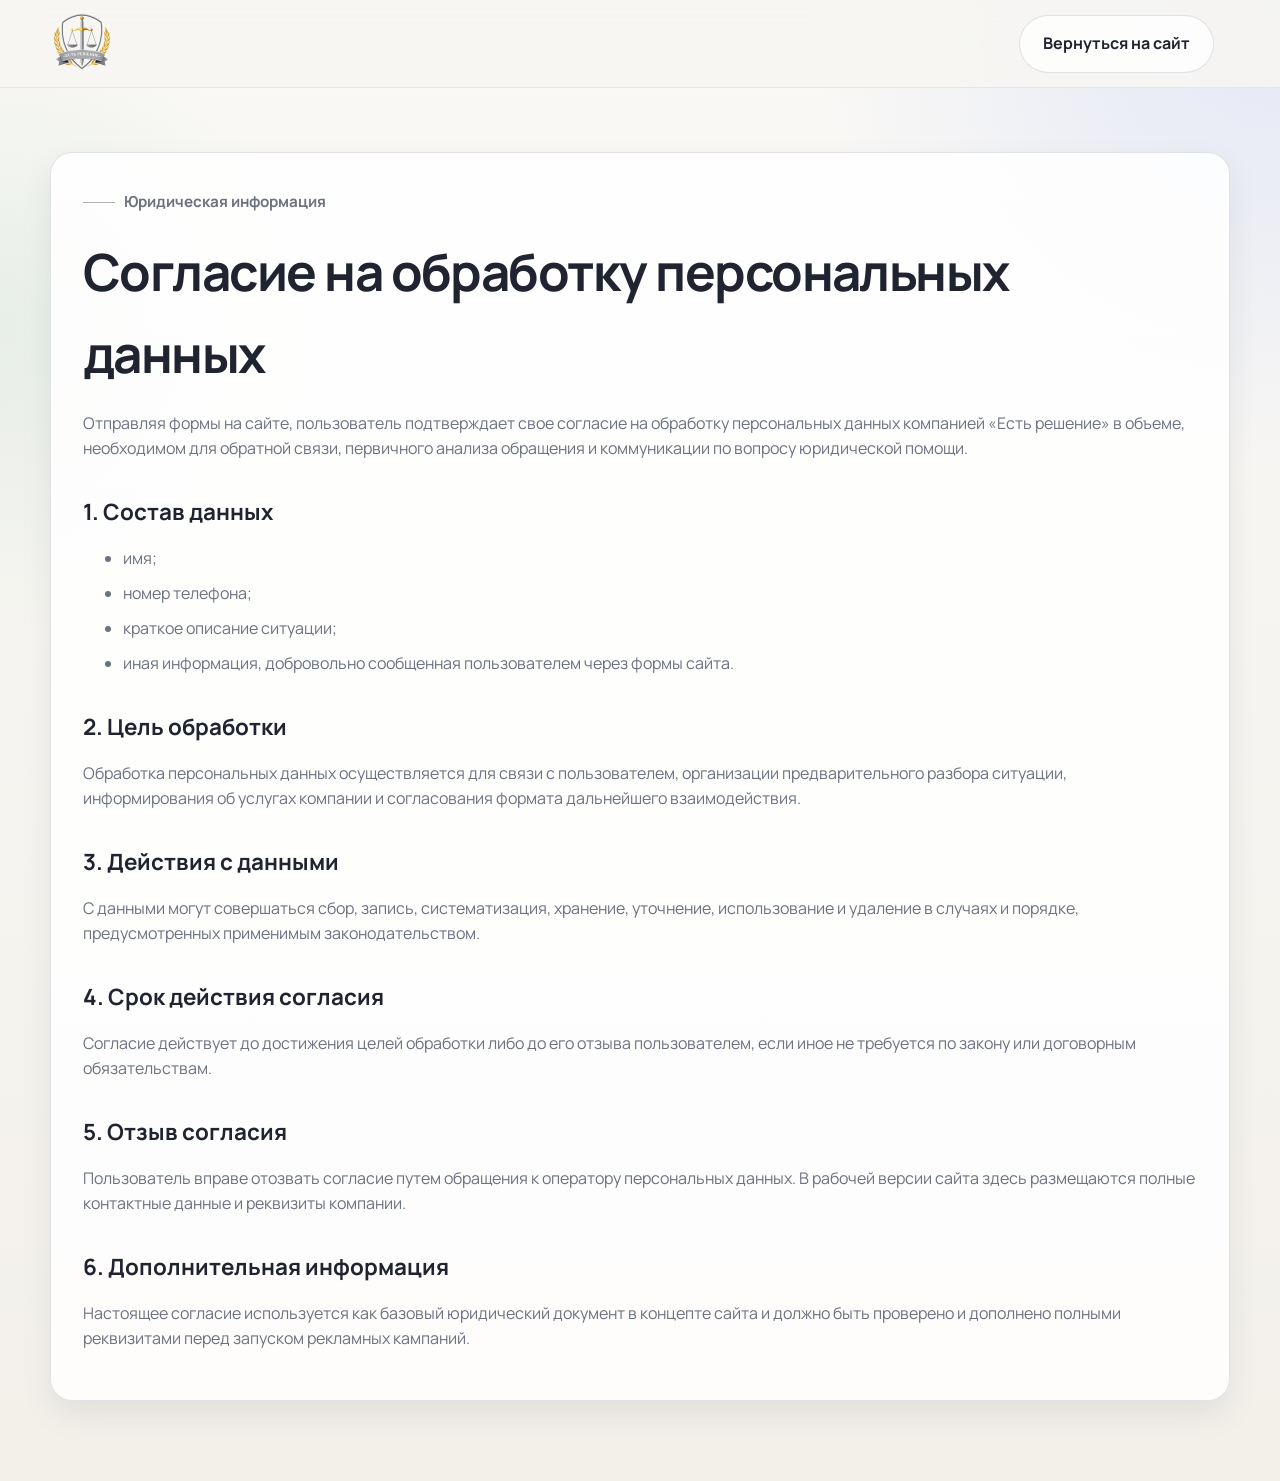
<file: consent.html>
<!doctype html>
<html lang="ru">
  <head>
    <meta charset="UTF-8" />
    <meta name="viewport" content="width=device-width, initial-scale=1.0" />
    <title>Согласие на обработку персональных данных — Есть решение</title>
    <link rel="preconnect" href="https://fonts.googleapis.com" />
    <link rel="preconnect" href="https://fonts.gstatic.com" crossorigin />
    <link
      href="https://fonts.googleapis.com/css2?family=Manrope:wght@400;500;600;700;800&amp;family=Spectral:wght@600;700&amp;display=swap"
      rel="stylesheet"
    />
    <link rel="stylesheet" href="./styles.css" />
  </head>
  <body class="legal-page">
    <header class="site-header">
      <div class="container header-shell">
        <a class="brand" href="./index.html" aria-label="Есть решение">
          <img
            class="brand-logo"
            src="./assets/img/logo-header.png"
            alt="Есть решение"
            width="180"
            height="58"
          />
        </a>
        <a class="button button-secondary" href="./index.html">Вернуться на сайт</a>
      </div>
    </header>

    <main class="legal-main">
      <div class="container">
        <article class="legal-card">
          <p class="eyebrow">Юридическая информация</p>
          <h1>Согласие на обработку персональных данных</h1>
          <p>
            Отправляя формы на сайте, пользователь подтверждает свое согласие на обработку
            персональных данных компанией «Есть решение» в объеме, необходимом для обратной связи,
            первичного анализа обращения и коммуникации по вопросу юридической помощи.
          </p>

          <h2>1. Состав данных</h2>
          <ul>
            <li>имя;</li>
            <li>номер телефона;</li>
            <li>краткое описание ситуации;</li>
            <li>иная информация, добровольно сообщенная пользователем через формы сайта.</li>
          </ul>

          <h2>2. Цель обработки</h2>
          <p>
            Обработка персональных данных осуществляется для связи с пользователем, организации
            предварительного разбора ситуации, информирования об услугах компании и согласования
            формата дальнейшего взаимодействия.
          </p>

          <h2>3. Действия с данными</h2>
          <p>
            С данными могут совершаться сбор, запись, систематизация, хранение, уточнение,
            использование и удаление в случаях и порядке, предусмотренных применимым
            законодательством.
          </p>

          <h2>4. Срок действия согласия</h2>
          <p>
            Согласие действует до достижения целей обработки либо до его отзыва пользователем, если
            иное не требуется по закону или договорным обязательствам.
          </p>

          <h2>5. Отзыв согласия</h2>
          <p>
            Пользователь вправе отозвать согласие путем обращения к оператору персональных данных.
            В рабочей версии сайта здесь размещаются полные контактные данные и реквизиты компании.
          </p>

          <h2>6. Дополнительная информация</h2>
          <p>
            Настоящее согласие используется как базовый юридический документ в концепте сайта и
            должно быть проверено и дополнено полными реквизитами перед запуском рекламных кампаний.
          </p>
        </article>
      </div>
    </main>
  </body>
</html>
</file>
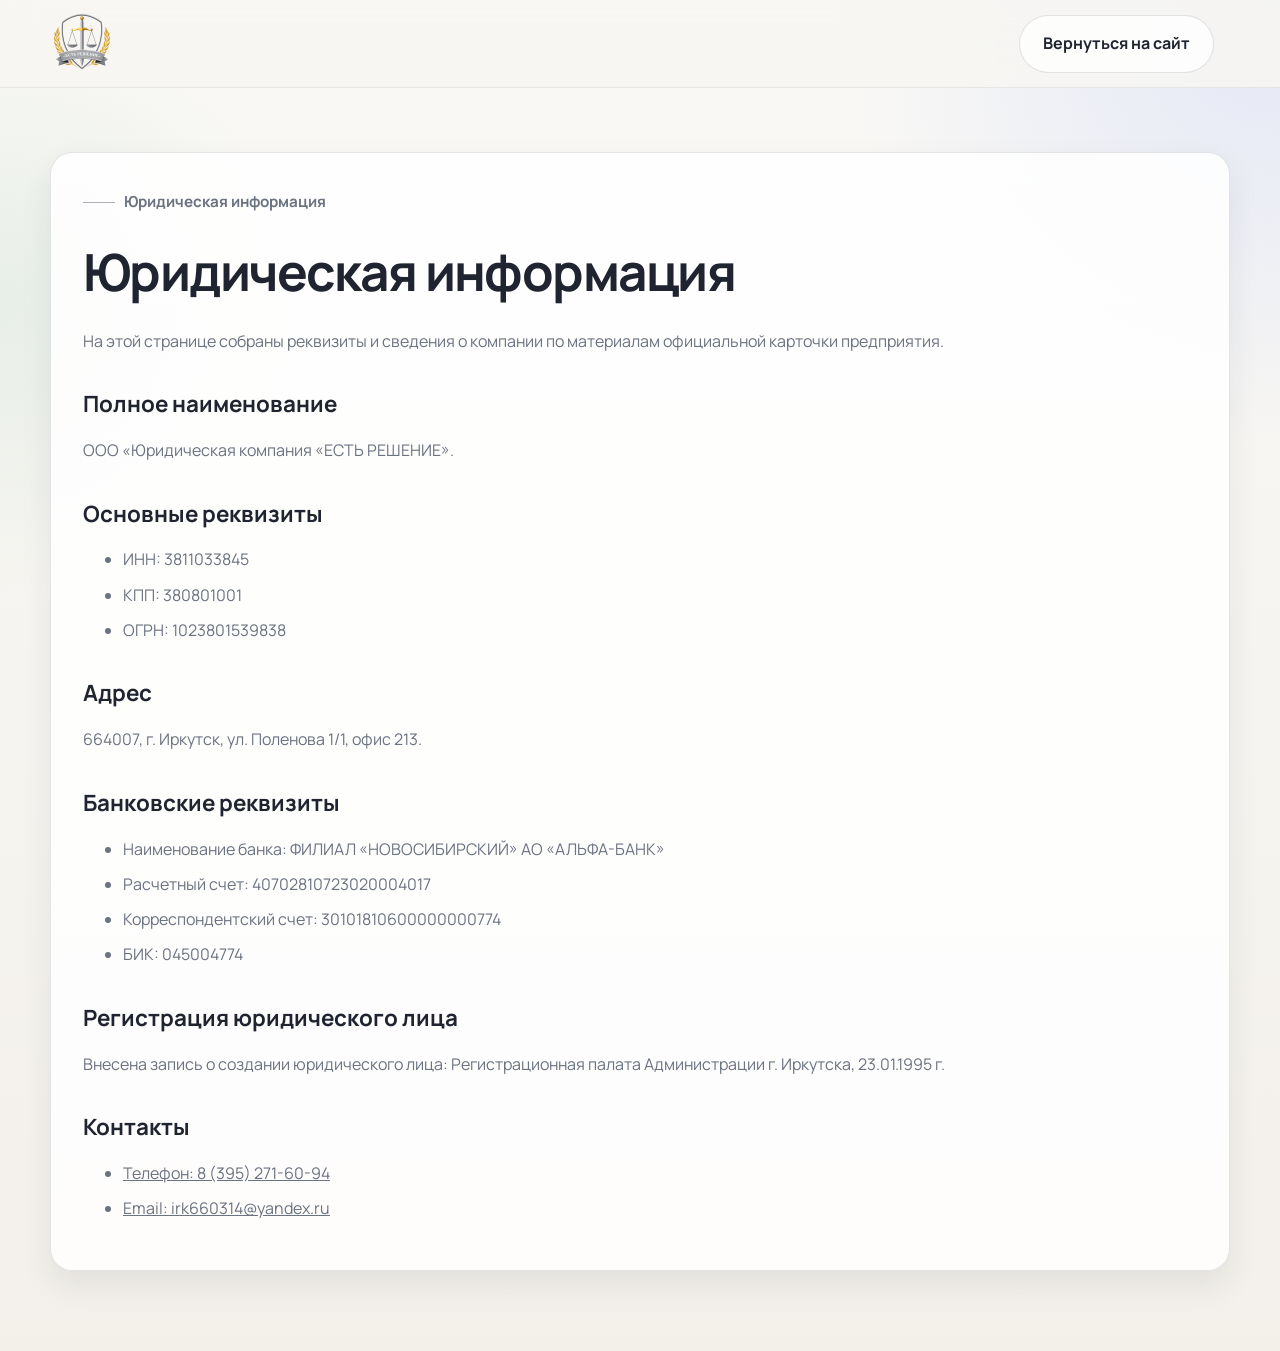
<file: organization.html>
<!doctype html>
<html lang="ru">
  <head>
    <meta charset="UTF-8" />
    <meta name="viewport" content="width=device-width, initial-scale=1.0" />
    <title>Юридическая информация — Есть решение</title>
    <link rel="preconnect" href="https://fonts.googleapis.com" />
    <link rel="preconnect" href="https://fonts.gstatic.com" crossorigin />
    <link
      href="https://fonts.googleapis.com/css2?family=Manrope:wght@400;500;600;700;800&amp;family=Spectral:wght@600;700&amp;display=swap"
      rel="stylesheet"
    />
    <link rel="stylesheet" href="./styles.css" />
  </head>
  <body class="legal-page">
    <header class="site-header">
      <div class="container header-shell">
        <a class="brand" href="./index.html" aria-label="Есть решение">
          <img
            class="brand-logo"
            src="./assets/img/logo-header.png"
            alt="Есть решение"
            width="180"
            height="58"
          />
        </a>
        <a class="button button-secondary" href="./index.html">Вернуться на сайт</a>
      </div>
    </header>

    <main class="legal-main">
      <div class="container">
        <article class="legal-card">
          <p class="eyebrow">Юридическая информация</p>
          <h1>Юридическая информация</h1>
          <p>
            На этой странице собраны реквизиты и сведения о компании по материалам официальной
            карточки предприятия.
          </p>

          <h2>Полное наименование</h2>
          <p>ООО «Юридическая компания «ЕСТЬ РЕШЕНИЕ».</p>

          <h2>Основные реквизиты</h2>
          <ul>
            <li>ИНН: 3811033845</li>
            <li>КПП: 380801001</li>
            <li>ОГРН: 1023801539838</li>
          </ul>

          <h2>Адрес</h2>
          <p>664007, г. Иркутск, ул. Поленова 1/1, офис 213.</p>

          <h2>Банковские реквизиты</h2>
          <ul>
            <li>Наименование банка: ФИЛИАЛ «НОВОСИБИРСКИЙ» АО «АЛЬФА-БАНК»</li>
            <li>Расчетный счет: 40702810723020004017</li>
            <li>Корреспондентский счет: 30101810600000000774</li>
            <li>БИК: 045004774</li>
          </ul>

          <h2>Регистрация юридического лица</h2>
          <p>
            Внесена запись о создании юридического лица: Регистрационная палата Администрации
            г. Иркутска, 23.01.1995 г.
          </p>

          <h2>Контакты</h2>
          <ul>
            <li><a href="tel:+73952716094">Телефон: 8 (395) 271-60-94</a></li>
            <li><a href="mailto:irk660314@yandex.ru">Email: irk660314@yandex.ru</a></li>
          </ul>
        </article>
      </div>
    </main>
  </body>
</html>
</file>
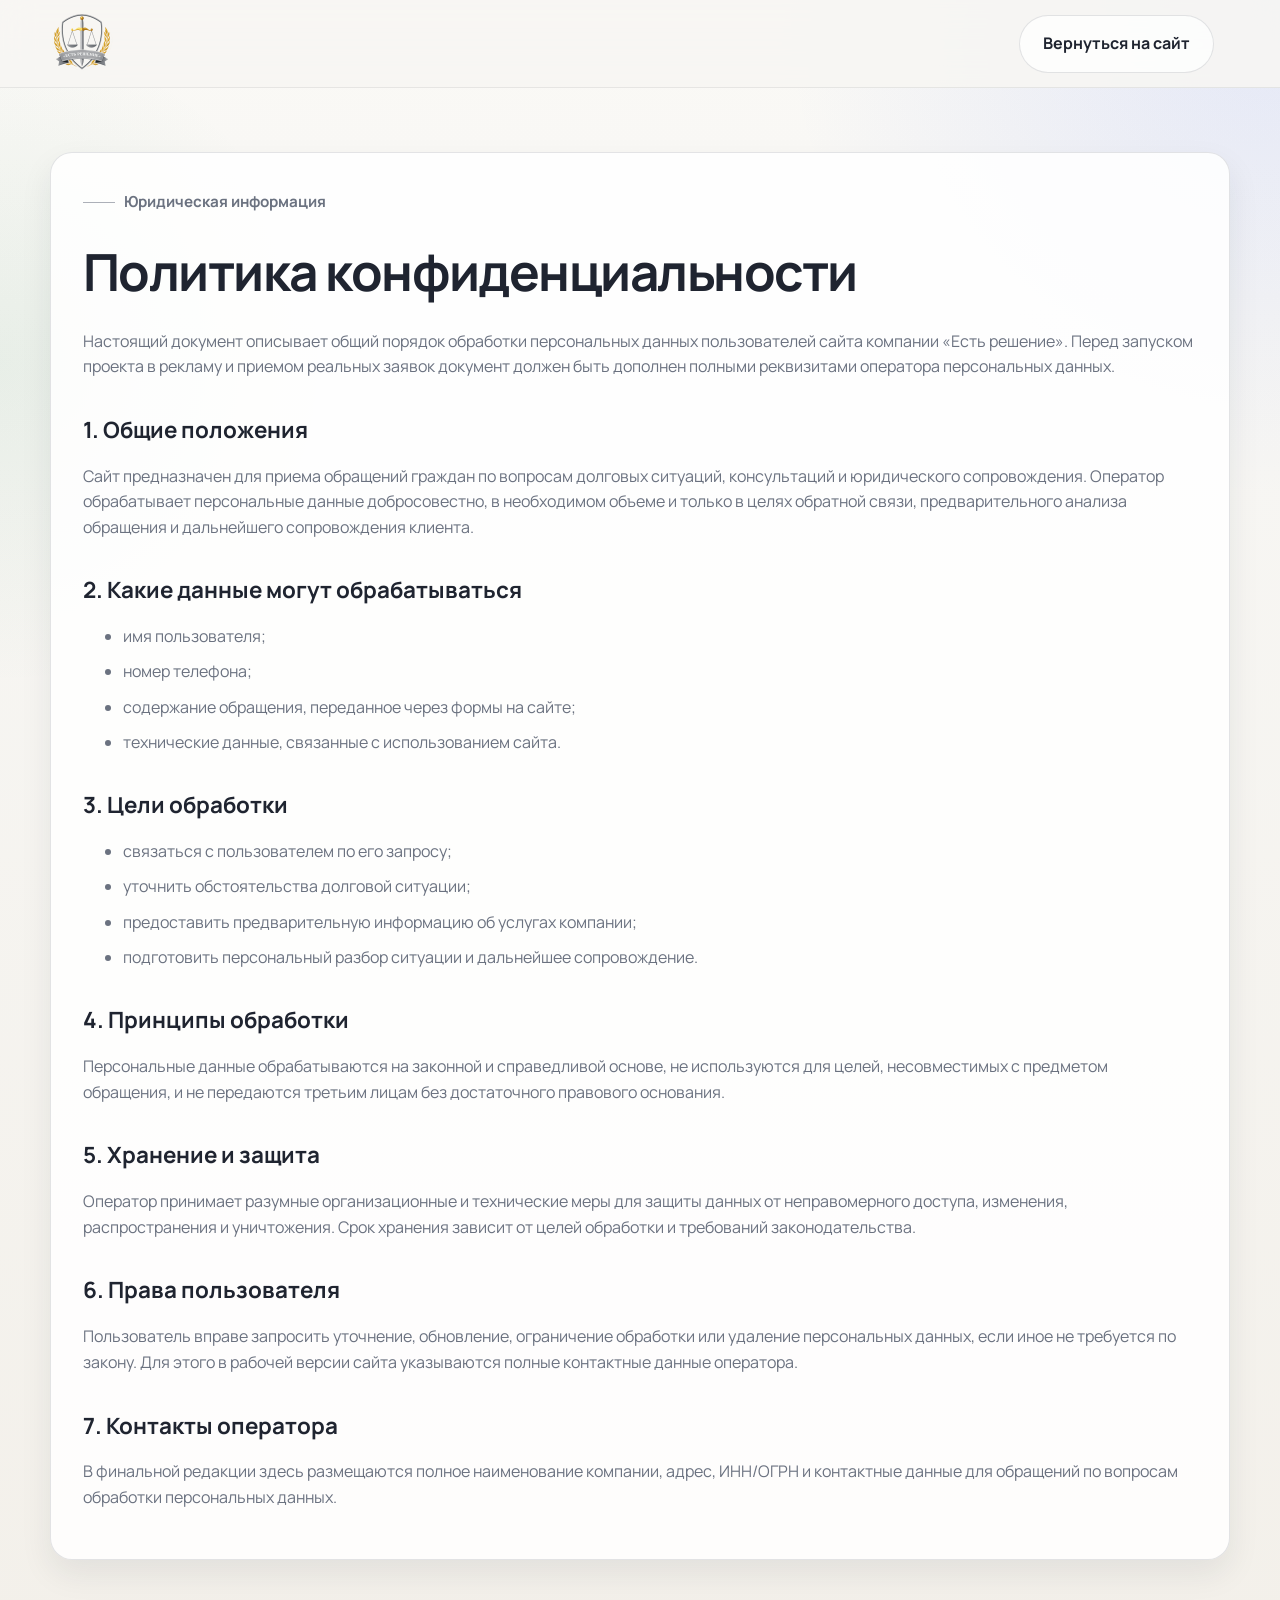
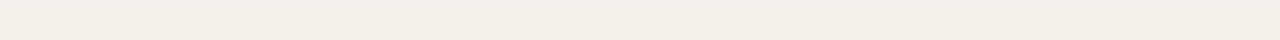
<file: privacy.html>
<!doctype html>
<html lang="ru">
  <head>
    <meta charset="UTF-8" />
    <meta name="viewport" content="width=device-width, initial-scale=1.0" />
    <title>Политика конфиденциальности — Есть решение</title>
    <link rel="preconnect" href="https://fonts.googleapis.com" />
    <link rel="preconnect" href="https://fonts.gstatic.com" crossorigin />
    <link
      href="https://fonts.googleapis.com/css2?family=Manrope:wght@400;500;600;700;800&amp;family=Spectral:wght@600;700&amp;display=swap"
      rel="stylesheet"
    />
    <link rel="stylesheet" href="./styles.css" />
  </head>
  <body class="legal-page">
    <header class="site-header">
      <div class="container header-shell">
        <a class="brand" href="./index.html" aria-label="Есть решение">
          <img
            class="brand-logo"
            src="./assets/img/logo-header.png"
            alt="Есть решение"
            width="180"
            height="58"
          />
        </a>
        <a class="button button-secondary" href="./index.html">Вернуться на сайт</a>
      </div>
    </header>

    <main class="legal-main">
      <div class="container">
        <article class="legal-card">
          <p class="eyebrow">Юридическая информация</p>
          <h1>Политика конфиденциальности</h1>
          <p>
            Настоящий документ описывает общий порядок обработки персональных данных пользователей
            сайта компании «Есть решение». Перед запуском проекта в рекламу и приемом реальных
            заявок документ должен быть дополнен полными реквизитами оператора персональных данных.
          </p>

          <h2>1. Общие положения</h2>
          <p>
            Сайт предназначен для приема обращений граждан по вопросам долговых ситуаций,
            консультаций и юридического сопровождения. Оператор обрабатывает персональные данные
            добросовестно, в необходимом объеме и только в целях обратной связи, предварительного
            анализа обращения и дальнейшего сопровождения клиента.
          </p>

          <h2>2. Какие данные могут обрабатываться</h2>
          <ul>
            <li>имя пользователя;</li>
            <li>номер телефона;</li>
            <li>содержание обращения, переданное через формы на сайте;</li>
            <li>технические данные, связанные с использованием сайта.</li>
          </ul>

          <h2>3. Цели обработки</h2>
          <ul>
            <li>связаться с пользователем по его запросу;</li>
            <li>уточнить обстоятельства долговой ситуации;</li>
            <li>предоставить предварительную информацию об услугах компании;</li>
            <li>подготовить персональный разбор ситуации и дальнейшее сопровождение.</li>
          </ul>

          <h2>4. Принципы обработки</h2>
          <p>
            Персональные данные обрабатываются на законной и справедливой основе, не используются
            для целей, несовместимых с предметом обращения, и не передаются третьим лицам без
            достаточного правового основания.
          </p>

          <h2>5. Хранение и защита</h2>
          <p>
            Оператор принимает разумные организационные и технические меры для защиты данных от
            неправомерного доступа, изменения, распространения и уничтожения. Срок хранения зависит
            от целей обработки и требований законодательства.
          </p>

          <h2>6. Права пользователя</h2>
          <p>
            Пользователь вправе запросить уточнение, обновление, ограничение обработки или удаление
            персональных данных, если иное не требуется по закону. Для этого в рабочей версии сайта
            указываются полные контактные данные оператора.
          </p>

          <h2>7. Контакты оператора</h2>
          <p>
            В финальной редакции здесь размещаются полное наименование компании, адрес, ИНН/ОГРН и
            контактные данные для обращений по вопросам обработки персональных данных.
          </p>
        </article>
      </div>
    </main>
  </body>
</html>
</file>
<file: styles.css>
:root {
  --bg: #f7f6f3;
  --bg-alt: #eef1f4;
  --surface: rgba(255, 255, 255, 0.84);
  --surface-strong: #ffffff;
  --text: #1f2430;
  --muted: #6b7280;
  --muted-strong: #495160;
  --border: rgba(31, 36, 48, 0.12);
  --accent: #2f5bff;
  --accent-dark: #1e3faf;
  --accent-red: #b64d4a;
  --accent-red-soft: rgba(182, 77, 74, 0.12);
  --success: #2e8b57;
  --shadow-soft: 0 14px 32px rgba(31, 36, 48, 0.08);
  --shadow-strong: 0 24px 54px rgba(31, 36, 48, 0.14);
  --radius: 22px;
  --radius-sm: 18px;
  --container: 1180px;
}

*,
*::before,
*::after {
  box-sizing: border-box;
}

html {
  scroll-behavior: smooth;
}

body {
  margin: 0;
  font-family: "Manrope", sans-serif;
  color: var(--text);
  background:
    radial-gradient(circle at top right, rgba(47, 91, 255, 0.11), transparent 24%),
    radial-gradient(circle at left 22%, rgba(46, 139, 87, 0.08), transparent 18%),
    linear-gradient(180deg, #faf9f6 0%, var(--bg) 28%, #f3f0ea 100%);
  line-height: 1.6;
}

body.sticky-dismissed .sticky-cta {
  display: none;
}

img {
  display: block;
  max-width: 100%;
}

a {
  color: inherit;
}

button,
input,
select,
textarea {
  font: inherit;
}

.skip-link {
  position: absolute;
  left: 1rem;
  top: -3rem;
  z-index: 100;
  padding: 0.8rem 1rem;
  border-radius: 999px;
  background: var(--accent);
  color: #fff;
  transition: top 0.2s ease;
}

.skip-link:focus {
  top: 1rem;
}

.container {
  width: min(var(--container), calc(100% - 2rem));
  margin: 0 auto;
}

.site-header {
  position: sticky;
  top: 0;
  z-index: 40;
  backdrop-filter: blur(16px);
  background: rgba(247, 246, 243, 0.86);
  border-bottom: 1px solid rgba(31, 36, 48, 0.08);
}

.header-shell {
  display: grid;
  grid-template-columns: auto minmax(0, 1fr) auto;
  align-items: center;
  gap: 1rem;
  padding: 0.72rem 0;
}

.header-shell > .button {
  justify-self: end;
}

.brand {
  display: inline-flex;
  align-items: center;
  text-decoration: none;
}

.brand-logo {
  width: clamp(54px, 5vw, 74px);
  height: auto;
}

.brand-mark {
  display: inline-grid;
  place-items: center;
  width: 2.9rem;
  height: 2.9rem;
  border-radius: 18px;
  background: linear-gradient(145deg, var(--text), #353c4d);
  color: #fff;
  font-weight: 800;
  letter-spacing: 0.08em;
  box-shadow: var(--shadow-soft);
}

.brand-copy {
  display: inline-flex;
  flex-direction: column;
  gap: 0.08rem;
}

.brand-copy strong {
  font-size: 1rem;
}

.brand-copy small {
  color: var(--muted);
  font-size: 0.82rem;
}

.main-nav {
  display: flex;
  justify-content: space-evenly;
  align-items: center;
  gap: 0.75rem;
  width: 100%;
}

.main-nav a {
  text-decoration: none;
  color: var(--muted-strong);
  font-size: 0.92rem;
  font-weight: 600;
  transition: color 0.2s ease;
}

.main-nav a:hover,
.main-nav a:focus-visible {
  color: var(--text);
}

.button {
  display: inline-flex;
  align-items: center;
  justify-content: center;
  min-height: 3.35rem;
  padding: 0.95rem 1.45rem;
  border: 1px solid transparent;
  border-radius: 999px;
  font-weight: 700;
  text-decoration: none;
  transition:
    transform 0.2s ease,
    box-shadow 0.2s ease,
    background 0.2s ease,
    color 0.2s ease;
  cursor: pointer;
}

.button:hover,
.button:focus-visible {
  transform: translateY(-1px);
  box-shadow: 0 14px 26px rgba(47, 91, 255, 0.18);
}

.button:focus-visible,
.accordion-trigger:focus-visible,
.sticky-cta__close:focus-visible,
input:focus-visible,
select:focus-visible,
textarea:focus-visible {
  outline: 3px solid rgba(47, 91, 255, 0.24);
  outline-offset: 2px;
}

.button-primary {
  background: linear-gradient(145deg, var(--accent), var(--accent-dark));
  color: #fff;
}

.button-secondary {
  background: rgba(255, 255, 255, 0.7);
  border-color: var(--border);
  color: var(--text);
}

.section {
  padding: 4.8rem 0;
}

.section-with-photo {
  overflow: clip;
}

.section-soft {
  background:
    linear-gradient(180deg, rgba(238, 241, 244, 0.56), rgba(247, 246, 243, 0.38)),
    linear-gradient(120deg, rgba(255, 255, 255, 0.6), rgba(238, 241, 244, 0.8));
}

.section-dark {
  background:
    radial-gradient(circle at top, rgba(47, 91, 255, 0.18), transparent 34%),
    linear-gradient(180deg, #1f2430 0%, #242b39 100%);
  color: #f5f7fb;
}

.hero-main {
  padding: 2.1rem 0 3.8rem;
  overflow: clip;
}

.hero-main-grid,
.split-section,
.approach-grid,
.contract-top,
.final-form-grid {
  display: grid;
  gap: 1.5rem;
}

.hero-main-grid {
  grid-template-columns: minmax(0, 1.02fr) minmax(360px, 0.98fr);
  align-items: stretch;
  gap: clamp(1.25rem, 2vw, 2rem);
  min-height: min(760px, calc(100vh - 112px));
}

.hero-main-copy {
  display: grid;
  align-content: center;
  padding: 0.45rem 0;
}

.hero-main-copy h1,
.section-heading h2,
.approach-title {
  margin: 0;
  line-height: 1.08;
  letter-spacing: -0.035em;
}

.hero-main-copy h1 {
  font-size: clamp(2.4rem, 5vw, 4.3rem);
  max-width: 11.5ch;
}

.section-heading h2,
.approach-title {
  font-size: clamp(2rem, 4vw, 3.2rem);
}

.section-heading {
  display: grid;
  gap: 0.9rem;
  margin-bottom: 1.55rem;
}

.section-heading-wide {
  max-width: none;
}

.section-lead {
  margin: 0;
  max-width: 70ch;
  color: var(--muted-strong);
  font-size: 1.06rem;
  font-weight: 500;
}

.section-lead-strong {
  font-size: 1.15rem;
  line-height: 1.7;
  color: var(--text);
  font-weight: 600;
}

.section-lead-light {
  color: rgba(245, 247, 251, 0.78);
}

.section-lead-full {
  max-width: none;
}

.hero-main-lead {
  max-width: 50ch;
  margin-top: 1.2rem;
  font-size: clamp(1.08rem, 1.6vw, 1.22rem);
}

.hero-stats {
  display: grid;
  grid-template-columns: repeat(3, minmax(0, 1fr));
  gap: 0.9rem;
  margin: 1.9rem 0;
}

.hero-stats div,
.info-card,
.calculator-form,
.calculator-result,
.note-card,
.comparison-card,
.accordion-item,
.review-card,
.case-card,
.team-card,
.guarantee-card,
.lead-form {
  background: var(--surface);
  border: 1px solid var(--border);
  border-radius: var(--radius);
  box-shadow: var(--shadow-soft);
}

.hero-stats div {
  padding: 1.12rem 1.12rem 1.04rem;
  background: linear-gradient(180deg, rgba(255, 255, 255, 0.94), rgba(247, 246, 243, 0.9));
  border-color: rgba(31, 36, 48, 0.08);
}

.hero-stats dt,
.result-value {
  font-family: "Spectral", serif;
  font-weight: 700;
}

.hero-stats dt {
  font-size: 1.92rem;
}

.hero-stats dd {
  margin: 0.4rem 0 0;
  color: var(--muted);
  font-size: 0.93rem;
  line-height: 1.45;
}

.hero-actions {
  display: flex;
  flex-wrap: wrap;
  gap: 1rem;
}

.hero-actions-inline {
  align-items: center;
}

.hero-actions-inline .button {
  flex: 1 1 260px;
  align-items: stretch;
  min-width: 0;
}

.button-label {
  display: block;
  width: 100%;
  line-height: 1.32;
}

.hero-actions-inline .button-label {
  text-align: justify;
  text-align-last: center;
  text-wrap: balance;
}

.hero-main-media {
  position: relative;
  min-height: clamp(540px, 72vh, 720px);
  border-radius: 36px;
  overflow: hidden;
  box-shadow: var(--shadow-strong);
  background:
    radial-gradient(circle at top right, rgba(255, 255, 255, 0.4), transparent 30%),
    linear-gradient(155deg, #cfbcc3 0%, #e6d5dc 36%, #f2e9ed 100%);
  isolation: isolate;
}

.hero-main-media::before {
  content: "";
  position: absolute;
  inset: 0;
  background:
    linear-gradient(180deg, rgba(255, 255, 255, 0) 48%, rgba(31, 36, 48, 0.08) 100%),
    linear-gradient(90deg, rgba(255, 255, 255, 0.12), transparent 26%);
  pointer-events: none;
  z-index: 1;
}

.hero-main-media img,
.split-media img,
.contract-photo img {
  width: 100%;
  height: 100%;
  object-fit: cover;
}

.hero-main-media img {
  object-position: 56% 34%;
}

.section-approach {
  padding-top: 2.2rem;
}

.approach-grid {
  grid-template-columns: minmax(0, 1fr) minmax(280px, 0.52fr);
  align-items: start;
  gap: clamp(1rem, 1.8vw, 1.5rem);
}

.approach-title {
  grid-column: 1 / -1;
  max-width: none;
}

.approach-copy {
  display: grid;
  gap: 1rem;
  align-content: start;
  min-width: 0;
}

.feature-list,
.result-points,
.comparison-card ul,
.footer-list {
  margin: 0;
  padding: 0;
  list-style: none;
}

.feature-list,
.result-points {
  display: grid;
  gap: 0.85rem;
}

.feature-list li,
.result-points li,
.comparison-card li,
.footer-list li {
  position: relative;
  padding-left: 1.5rem;
}

.feature-list li::before,
.result-points li::before,
.comparison-card li::before,
.footer-list li::before {
  content: "";
  position: absolute;
  left: 0;
  top: 0.7rem;
  width: 0.46rem;
  height: 0.46rem;
  border-radius: 999px;
  background: var(--success);
}

.guarantee-card {
  padding: 1.55rem;
  background:
    linear-gradient(180deg, rgba(100, 168, 122, 0.16), rgba(255, 255, 255, 0.96)),
    linear-gradient(125deg, rgba(46, 139, 87, 0.14), rgba(232, 245, 236, 0.9));
  border-color: rgba(46, 139, 87, 0.18);
  margin-top: 1.2rem;
}

.guarantee-card h3,
.info-card h3,
.comparison-card h3,
.accordion-trigger,
.review-card h3,
.case-card h3,
.team-card h3,
.note-card h3,
.process-step h3 {
  margin: 0;
}

.guarantee-card p,
.info-card p,
.comparison-card p,
.review-card p,
.case-card p,
.team-card p,
.note-card p,
.calculator-result p,
.lead-form p {
  margin: 0;
  color: var(--muted);
}

.split-section {
  grid-template-columns: minmax(0, 1.08fr) minmax(320px, 0.88fr);
  align-items: center;
  gap: clamp(1.2rem, 2vw, 2rem);
}

.split-copy {
  min-width: 0;
  display: grid;
  align-content: start;
}

.split-media {
  position: relative;
  display: flex;
  align-items: center;
  justify-content: center;
  width: 100%;
  max-width: 500px;
  justify-self: end;
  padding: clamp(0.8rem, 1vw, 1rem);
  border-radius: 32px;
  overflow: hidden;
  box-shadow: var(--shadow-strong);
  border: 1px solid rgba(31, 36, 48, 0.08);
  background:
    linear-gradient(180deg, rgba(255, 255, 255, 0.86), rgba(235, 239, 244, 0.92)),
    linear-gradient(140deg, rgba(47, 91, 255, 0.08), rgba(46, 139, 87, 0.08));
}

.split-media::before {
  content: "";
  position: absolute;
  inset: 0;
  border-radius: inherit;
  background: linear-gradient(140deg, rgba(255, 255, 255, 0.18), transparent 48%);
  pointer-events: none;
}

.split-media img {
  position: relative;
  z-index: 1;
  border-radius: 24px;
}

.split-media-situations {
  max-width: 440px;
  aspect-ratio: 5 / 4;
}

.split-media-situations img {
  object-position: center 50%;
}

.split-media-benefits {
  aspect-ratio: 16 / 10;
}

.split-media-benefits img {
  object-position: center 52%;
}

.feature-photo-section {
  display: grid;
  gap: 1.6rem;
}

.feature-section-top {
  display: grid;
  grid-template-columns: minmax(0, 1fr) minmax(380px, 0.88fr);
  align-items: start;
  gap: clamp(1.2rem, 2vw, 2rem);
}

.feature-section-heading {
  margin-bottom: 0;
}

.feature-photo-section .split-media {
  max-width: none;
  justify-self: stretch;
  align-self: start;
}

.feature-photo-section-situations .feature-section-top {
  grid-template-columns: minmax(0, 1fr) minmax(400px, 0.86fr);
}

.feature-photo-section-situations .split-media-situations {
  aspect-ratio: 4 / 3;
}

.feature-photo-section-situations .split-media-situations img {
  object-position: center 44%;
}

.feature-photo-section-benefits .feature-section-top {
  grid-template-columns: minmax(0, 1.02fr) minmax(400px, 0.9fr);
}

.feature-photo-section-benefits .split-media-benefits {
  aspect-ratio: 4 / 3;
}

.feature-photo-section-benefits .split-media-benefits img {
  object-position: center 52%;
}

.cards-grid {
  display: grid;
  gap: 1rem;
}

.situations-grid,
.benefit-grid,
.trust-grid,
.cases-grid,
.team-grid,
.review-grid-three {
  grid-template-columns: repeat(2, minmax(0, 1fr));
}

.feature-photo-section .situations-grid,
.feature-photo-section .benefit-grid {
  grid-template-columns: repeat(3, minmax(0, 1fr));
  gap: 0.95rem;
}

.benefit-grid > .info-card:last-child {
  grid-column: 2 / 3;
}

.info-card,
.review-card,
.case-card,
.team-card,
.note-card {
  padding: 1.35rem;
}

.info-card h3,
.review-card h3,
.case-card h3,
.team-card h3,
.note-card h3,
.comparison-card h3,
.process-step h3 {
  font-size: 1.2rem;
  margin-bottom: 0.75rem;
}

.section-actions {
  display: flex;
  gap: 1rem;
  flex-wrap: wrap;
}

.section-actions-spaced {
  margin-top: 2rem;
}

.section-actions-centered {
  justify-content: center;
  margin-top: 1.9rem;
}

.calculator-section .section-heading {
  margin-bottom: 0.7rem;
}

.calculator-layout {
  display: grid;
  grid-template-columns: minmax(0, 1.04fr) minmax(320px, 0.78fr);
  gap: 1rem;
}

.calculator-layout-compact {
  align-items: center;
}

.calculator-form,
.lead-form {
  padding: 1.35rem;
  display: grid;
  gap: 0.9rem;
}

.calculator-form {
  grid-template-columns: repeat(2, minmax(0, 1fr));
  gap: 0.78rem 0.9rem;
  align-content: start;
  padding: 1.25rem 1.25rem 1.15rem;
}

.calculator-form label,
.lead-form label {
  display: grid;
  gap: 0.48rem;
  font-weight: 600;
}

.calculator-form > .button,
.calculator-form > .form-legal-note,
.calculator-form > .form-response {
  grid-column: 1 / -1;
}

.calculator-form span,
.lead-form span {
  font-size: 0.93rem;
}

input,
select,
textarea {
  width: 100%;
  padding: 0.92rem 1rem;
  border-radius: 14px;
  border: 1px solid rgba(31, 36, 48, 0.16);
  background: rgba(255, 255, 255, 0.9);
  color: var(--text);
}

textarea {
  resize: vertical;
}

.form-legal-note,
.form-legal-note a {
  color: var(--muted);
}

.form-response {
  min-height: 0;
  font-size: 0.95rem;
  color: var(--accent-dark);
  font-weight: 600;
}

.form-response:empty {
  display: none;
}

.calculator-result {
  padding: 1.5rem;
  display: grid;
  align-content: start;
  gap: 0.85rem;
  background:
    linear-gradient(180deg, rgba(255, 255, 255, 0.94), rgba(238, 241, 244, 0.9)),
    linear-gradient(140deg, rgba(47, 91, 255, 0.08), transparent 38%);
  align-self: center;
}

.result-value {
  font-size: clamp(2rem, 4vw, 3.1rem);
  line-height: 1;
}

.pill-grid {
  display: flex;
  flex-wrap: wrap;
  gap: 0.8rem;
}

.pill-grid span {
  padding: 0.82rem 1rem;
  border-radius: 999px;
  border: 1px solid var(--border);
  background: rgba(255, 255, 255, 0.75);
  box-shadow: var(--shadow-soft);
}

.note-card {
  margin-top: 1.35rem;
  background: linear-gradient(180deg, rgba(46, 139, 87, 0.1), rgba(255, 255, 255, 0.94));
}

.comparison-grid {
  display: grid;
  grid-template-columns: repeat(2, minmax(0, 1fr));
  gap: 1rem;
}

.comparison-card {
  padding: 1.45rem;
}

.comparison-card-accent {
  background: linear-gradient(180deg, rgba(47, 91, 255, 0.08), rgba(255, 255, 255, 0.94));
}

.comparison-card ul {
  display: grid;
  gap: 0.7rem;
}

.section-footnote {
  margin: 1.45rem auto 0;
  color: var(--muted-strong);
}

.section-footnote-wide {
  max-width: none;
  text-align: center;
  font-size: 1.06rem;
}

.accordion {
  display: grid;
  gap: 0.85rem;
}

.accordion-item {
  overflow: hidden;
}

.accordion-trigger {
  width: 100%;
  padding: 1.15rem 1.3rem;
  border: 0;
  background: transparent;
  color: var(--text);
  font-size: 1rem;
  font-weight: 700;
  text-align: left;
  display: flex;
  align-items: center;
  justify-content: space-between;
  gap: 1rem;
  cursor: pointer;
}

.accordion-trigger::after {
  content: "+";
  width: 1.9rem;
  height: 1.9rem;
  border-radius: 999px;
  border: 1px solid rgba(31, 36, 48, 0.14);
  display: grid;
  place-items: center;
  color: var(--accent-dark);
  transition: transform 0.2s ease;
}

.accordion-trigger[aria-expanded="true"]::after {
  transform: rotate(45deg);
}

.accordion-panel {
  display: grid;
  grid-template-rows: 0fr;
  transition: grid-template-rows 0.24s ease;
}

.accordion-panel > p {
  overflow: hidden;
  padding: 0 1.3rem 0;
}

.accordion-item.is-open .accordion-panel {
  grid-template-rows: 1fr;
}

.accordion-item.is-open .accordion-panel > p {
  padding-bottom: 1.2rem;
}

.section-dark .accordion-item {
  background: rgba(255, 255, 255, 0.08);
}

.info-card-dark {
  background: rgba(255, 255, 255, 0.07);
  border-color: rgba(255, 255, 255, 0.12);
}

.info-card-dark p {
  color: rgba(245, 247, 251, 0.74);
}

.process-timeline {
  position: relative;
  margin: 0;
  padding: 0;
  list-style: none;
  display: grid;
  gap: 1.1rem;
}

.process-timeline::before {
  content: "";
  position: absolute;
  left: 1.55rem;
  top: 1.2rem;
  bottom: 1.2rem;
  width: 2px;
  background: linear-gradient(180deg, rgba(47, 91, 255, 0.22), rgba(47, 91, 255, 0.06));
}

.process-step {
  position: relative;
  display: grid;
  grid-template-columns: auto 1fr;
  gap: 1rem;
  align-items: start;
  padding: 0;
}

.process-number {
  position: relative;
  z-index: 1;
  width: 3.15rem;
  height: 3.15rem;
  margin-top: 0.6rem;
  display: inline-grid;
  place-items: center;
  border-radius: 999px;
  background: linear-gradient(145deg, rgba(47, 91, 255, 0.14), rgba(47, 91, 255, 0.22));
  color: var(--accent-dark);
  font-weight: 800;
  box-shadow: 0 10px 24px rgba(47, 91, 255, 0.12);
}

.process-step-card {
  padding: 1.2rem 1.35rem;
  background: rgba(255, 255, 255, 0.88);
  border: 1px solid var(--border);
  border-radius: 24px;
  box-shadow: var(--shadow-soft);
}

.process-step:nth-child(even) .process-step-card {
  background: linear-gradient(180deg, rgba(238, 241, 244, 0.82), rgba(255, 255, 255, 0.96));
}

.process-step-card p {
  margin: 0.5rem 0 0;
  color: var(--muted);
}

.case-card {
  padding: 1.4rem;
}

.case-tags {
  display: flex;
  flex-wrap: wrap;
  gap: 0.45rem;
  margin-bottom: 0.95rem;
}

.case-tags span {
  display: inline-flex;
  align-items: center;
  width: fit-content;
  padding: 0.38rem 0.7rem;
  border-radius: 999px;
  background: var(--accent-red-soft);
  color: var(--accent-red);
  border: 1px solid rgba(182, 77, 74, 0.16);
  font-size: 0.82rem;
  font-weight: 700;
}

.review-meta,
.team-role {
  display: inline-flex;
  align-items: center;
  width: fit-content;
  padding: 0.38rem 0.7rem;
  border-radius: 999px;
  background: rgba(47, 91, 255, 0.08);
  color: var(--accent-dark);
  font-size: 0.82rem;
  font-weight: 700;
}

.case-card dl {
  margin: 1rem 0 0;
  display: grid;
  gap: 0.8rem;
}

.case-card dl > div {
  display: grid;
  gap: 0.25rem;
  padding-top: 0.8rem;
  border-top: 1px solid rgba(31, 36, 48, 0.08);
}

.case-card dt {
  display: inline-flex;
  width: fit-content;
  margin-bottom: 0.28rem;
  padding: 0.35rem 0.65rem;
  border-radius: 999px;
  background: rgba(47, 91, 255, 0.1);
  color: var(--accent-dark);
  font-size: 0.76rem;
  letter-spacing: 0.08em;
  text-transform: uppercase;
  font-weight: 800;
}

.case-card dd {
  margin: 0;
  color: var(--muted);
}

.review-card {
  padding: 1.45rem;
  background:
    linear-gradient(180deg, rgba(255, 255, 255, 0.95), rgba(238, 241, 244, 0.88)),
    linear-gradient(140deg, rgba(47, 91, 255, 0.06), transparent 45%);
}

.contract-top {
  grid-template-columns: minmax(0, 0.82fr) minmax(0, 1.18fr);
  align-items: start;
  margin-bottom: 1.35rem;
  gap: clamp(1rem, 1.8vw, 1.5rem);
}

.contract-photo {
  display: flex;
  align-items: center;
  justify-content: center;
  width: 100%;
  max-width: none;
  justify-self: stretch;
  padding: 0.85rem;
  border-radius: 32px;
  overflow: hidden;
  box-shadow: var(--shadow-strong);
  min-height: auto;
  background:
    linear-gradient(180deg, rgba(255, 255, 255, 0.9), rgba(235, 239, 244, 0.94)),
    linear-gradient(145deg, rgba(47, 91, 255, 0.08), rgba(46, 139, 87, 0.08));
}

.contract-photo-balanced {
  aspect-ratio: 16 / 10;
}

.contract-photo img {
  border-radius: 22px;
  object-position: center;
}

.contract-grid-inline {
  grid-template-columns: repeat(4, minmax(0, 1fr));
}

.team-grid {
  grid-template-columns: repeat(4, minmax(0, 1fr));
}

.team-card {
  padding: 1.4rem;
}

.team-photo {
  min-height: 170px;
  margin-bottom: 1rem;
  border-radius: 18px;
  display: grid;
  place-items: center;
  border: 1px dashed rgba(31, 36, 48, 0.18);
  background:
    linear-gradient(160deg, rgba(47, 91, 255, 0.14), rgba(31, 36, 48, 0.06)),
    linear-gradient(180deg, rgba(255, 255, 255, 0.84), rgba(238, 241, 244, 0.95));
  color: var(--accent-dark);
  font-weight: 800;
}

.final-form-section {
  background:
    radial-gradient(circle at top left, rgba(46, 139, 87, 0.12), transparent 26%),
    linear-gradient(180deg, rgba(255, 255, 255, 0.76), rgba(238, 241, 244, 0.72));
}

.final-form-grid {
  grid-template-columns: minmax(0, 0.95fr) minmax(0, 1.05fr);
  align-items: start;
}

.site-footer {
  padding: 4rem 0 6.5rem;
  background: #171c26;
  color: #eef3fb;
}

.footer-columns {
  display: grid;
  grid-template-columns: repeat(3, minmax(0, 1fr));
  gap: 1.6rem;
  align-items: start;
}

.footer-column {
  display: grid;
  gap: 0.2rem;
}

.footer-column h3 {
  margin: 0 0 0.7rem;
  font-size: 1.05rem;
}

.footer-list {
  display: grid;
  gap: 0.7rem;
}

.footer-list li {
  padding-left: 0;
}

.footer-list li::before {
  content: none;
}

.footer-list li,
.footer-list a,
.footer-bottom p {
  color: rgba(238, 243, 251, 0.74);
}

.footer-list a {
  text-decoration: none;
}

.footer-list a:hover,
.footer-list a:focus-visible {
  color: #fff;
}

.footer-cta-row {
  display: flex;
  justify-content: center;
  margin-top: 1.7rem;
}

.footer-cta-row .button {
  min-width: 220px;
}

.footer-bottom {
  display: flex;
  flex-wrap: wrap;
  justify-content: space-between;
  gap: 1rem 2rem;
  margin-top: 2rem;
  padding-top: 2rem;
  border-top: 1px solid rgba(255, 255, 255, 0.08);
  font-size: 0.92rem;
}

.sticky-cta {
  position: fixed;
  left: 0;
  right: 0;
  bottom: 0.9rem;
  z-index: 50;
  opacity: 0;
  pointer-events: none;
  transform: translateY(1rem);
  transition:
    opacity 0.25s ease,
    transform 0.25s ease;
}

body.show-sticky .sticky-cta {
  opacity: 1;
  pointer-events: auto;
  transform: translateY(0);
}

.sticky-cta__inner {
  position: relative;
  width: min(980px, calc(100% - 1.6rem));
  margin: 0 auto;
  display: grid;
  grid-template-columns: minmax(0, 1fr) auto;
  align-items: center;
  gap: 1rem;
  padding: 1.2rem 2.2rem 1.2rem 2.85rem;
  border-radius: 999px;
  background: rgba(18, 22, 32, 0.95);
  color: #fff;
  box-shadow: 0 18px 40px rgba(15, 18, 28, 0.28);
}

.sticky-cta__content {
  padding-right: 0.25rem;
}

.sticky-cta__content strong {
  display: block;
  font-size: 1.02rem;
}

.sticky-cta__content p {
  margin: 0.24rem 0 0;
  color: rgba(255, 255, 255, 0.72);
}

.sticky-cta__button {
  margin-right: 1rem;
}

.sticky-cta__close {
  position: absolute;
  top: 0.7rem;
  right: 0.7rem;
  width: 2rem;
  height: 2rem;
  display: inline-grid;
  place-items: center;
  border: 0;
  border-radius: 999px;
  background: rgba(255, 255, 255, 0.08);
  color: #fff;
  font-size: 1.2rem;
  line-height: 1;
  cursor: pointer;
}

.legal-page {
  min-height: 100vh;
}

.legal-main {
  padding: 4rem 0 5rem;
}

.legal-card {
  padding: 2rem;
  background: rgba(255, 255, 255, 0.86);
  border-radius: var(--radius);
  border: 1px solid var(--border);
  box-shadow: var(--shadow-soft);
}

.legal-card h1 {
  margin: 0;
  font-size: clamp(2.2rem, 5vw, 3.2rem);
  max-width: none;
  letter-spacing: -0.03em;
}

.legal-card h2 {
  margin-top: 2rem;
  margin-bottom: 0.8rem;
  font-size: 1.4rem;
}

.legal-card p,
.legal-card li {
  color: var(--muted);
}

.legal-card ul {
  display: grid;
  gap: 0.6rem;
}

.eyebrow {
  display: inline-flex;
  align-items: center;
  gap: 0.55rem;
  margin: 0 0 1rem;
  color: var(--accent-dark);
  font-size: 0.95rem;
  font-weight: 700;
}

.eyebrow::before {
  content: "";
  display: inline-block;
  width: 2rem;
  height: 1px;
  background: currentColor;
  opacity: 0.55;
}

@media (max-width: 1180px) {
  .header-shell {
    grid-template-columns: auto 1fr;
  }

  .header-cta {
    display: none;
  }

  .hero-main-grid {
    grid-template-columns: 1fr;
    min-height: auto;
  }

  .hero-main-media {
    min-height: 500px;
    max-width: 760px;
    margin: 0 auto;
  }

  .hero-main-grid,
  .split-section,
  .approach-grid,
  .calculator-layout,
  .contract-top,
  .final-form-grid {
    grid-template-columns: 1fr;
  }

  .feature-section-top {
    grid-template-columns: 1fr;
  }

  .split-media,
  .contract-photo {
    max-width: none;
    justify-self: stretch;
  }

  .split-media-situations,
  .split-media-benefits,
  .contract-photo-balanced {
    aspect-ratio: 16 / 9;
  }

  .feature-photo-section .situations-grid,
  .feature-photo-section .benefit-grid {
    grid-template-columns: repeat(2, minmax(0, 1fr));
  }

  .benefit-grid > .info-card:last-child {
    grid-column: auto;
  }

  .trust-grid,
  .cases-grid,
  .team-grid,
  .contract-grid-inline,
  .review-grid-three,
  .situations-grid,
  .benefit-grid,
  .comparison-grid {
    grid-template-columns: repeat(2, minmax(0, 1fr));
  }

}

@media (max-width: 820px) {
  .site-header {
    position: static;
  }

  .header-shell {
    grid-template-columns: 1fr;
    justify-items: center;
    gap: 0.9rem;
  }

  .main-nav {
    flex-wrap: wrap;
    justify-content: center;
    row-gap: 0.6rem;
  }

  .hero-main {
    padding: 1.6rem 0 3.2rem;
  }

  .hero-stats,
  .trust-grid,
  .cases-grid,
  .team-grid,
  .contract-grid-inline,
  .review-grid-three,
  .situations-grid,
  .benefit-grid,
  .comparison-grid {
    grid-template-columns: 1fr;
  }

  .section {
    padding: 3.9rem 0;
  }

  .calculator-form {
    grid-template-columns: 1fr;
  }

  .process-timeline::before {
    left: 1.45rem;
  }

  .process-step {
    gap: 0.85rem;
  }

  .footer-columns {
    grid-template-columns: 1fr;
  }

  .button {
    width: 100%;
  }

  .hero-actions-inline,
  .section-actions {
    flex-direction: column;
  }

  .hero-actions-inline .button-label {
    text-align: center;
    text-align-last: center;
  }

  .sticky-cta {
    bottom: 0;
  }

  .sticky-cta__inner {
    width: 100%;
    border-radius: 26px 26px 0 0;
    grid-template-columns: 1fr;
    gap: 0.9rem;
    padding: 1.2rem 1rem calc(1rem + env(safe-area-inset-bottom)) 1.2rem;
  }

  .sticky-cta__content,
  .sticky-cta__button {
    margin: 0;
    padding: 0;
  }

  .sticky-cta__close {
    top: 0.65rem;
    right: 0.65rem;
  }
}
</file>
